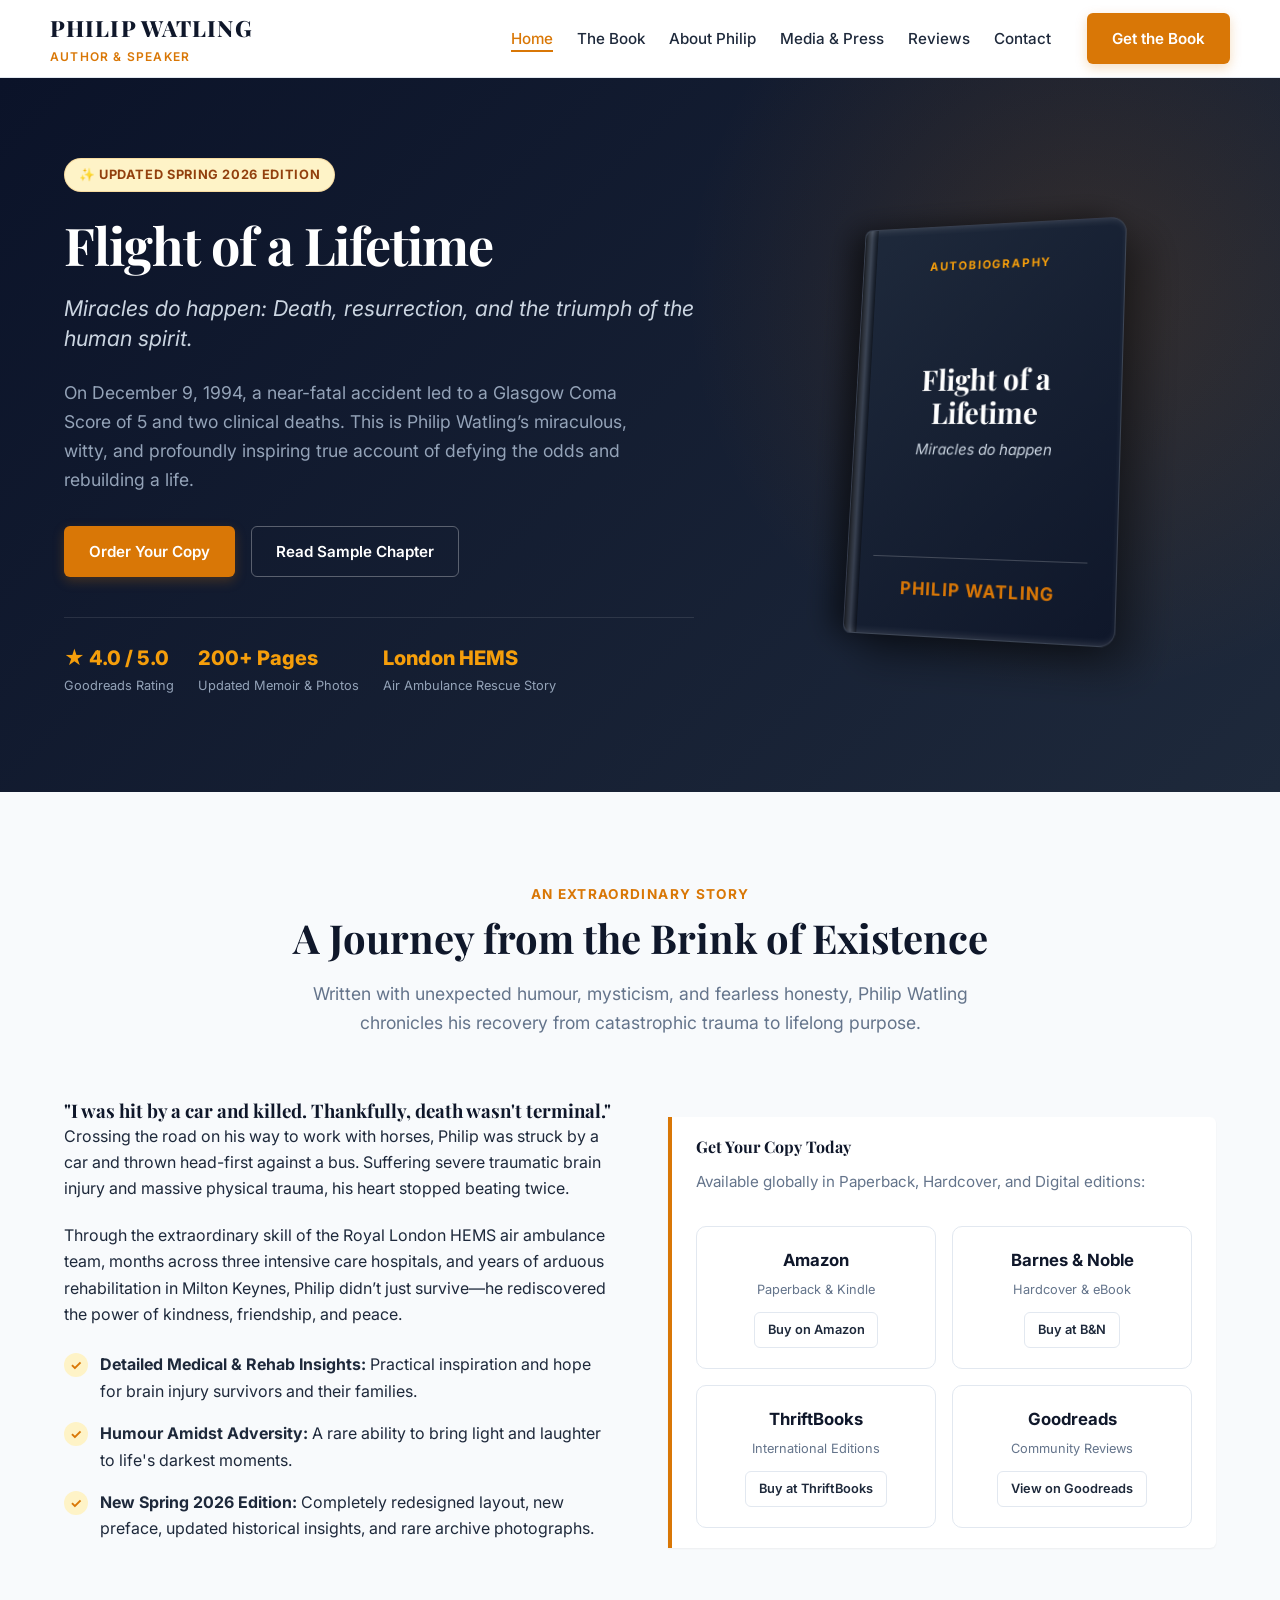
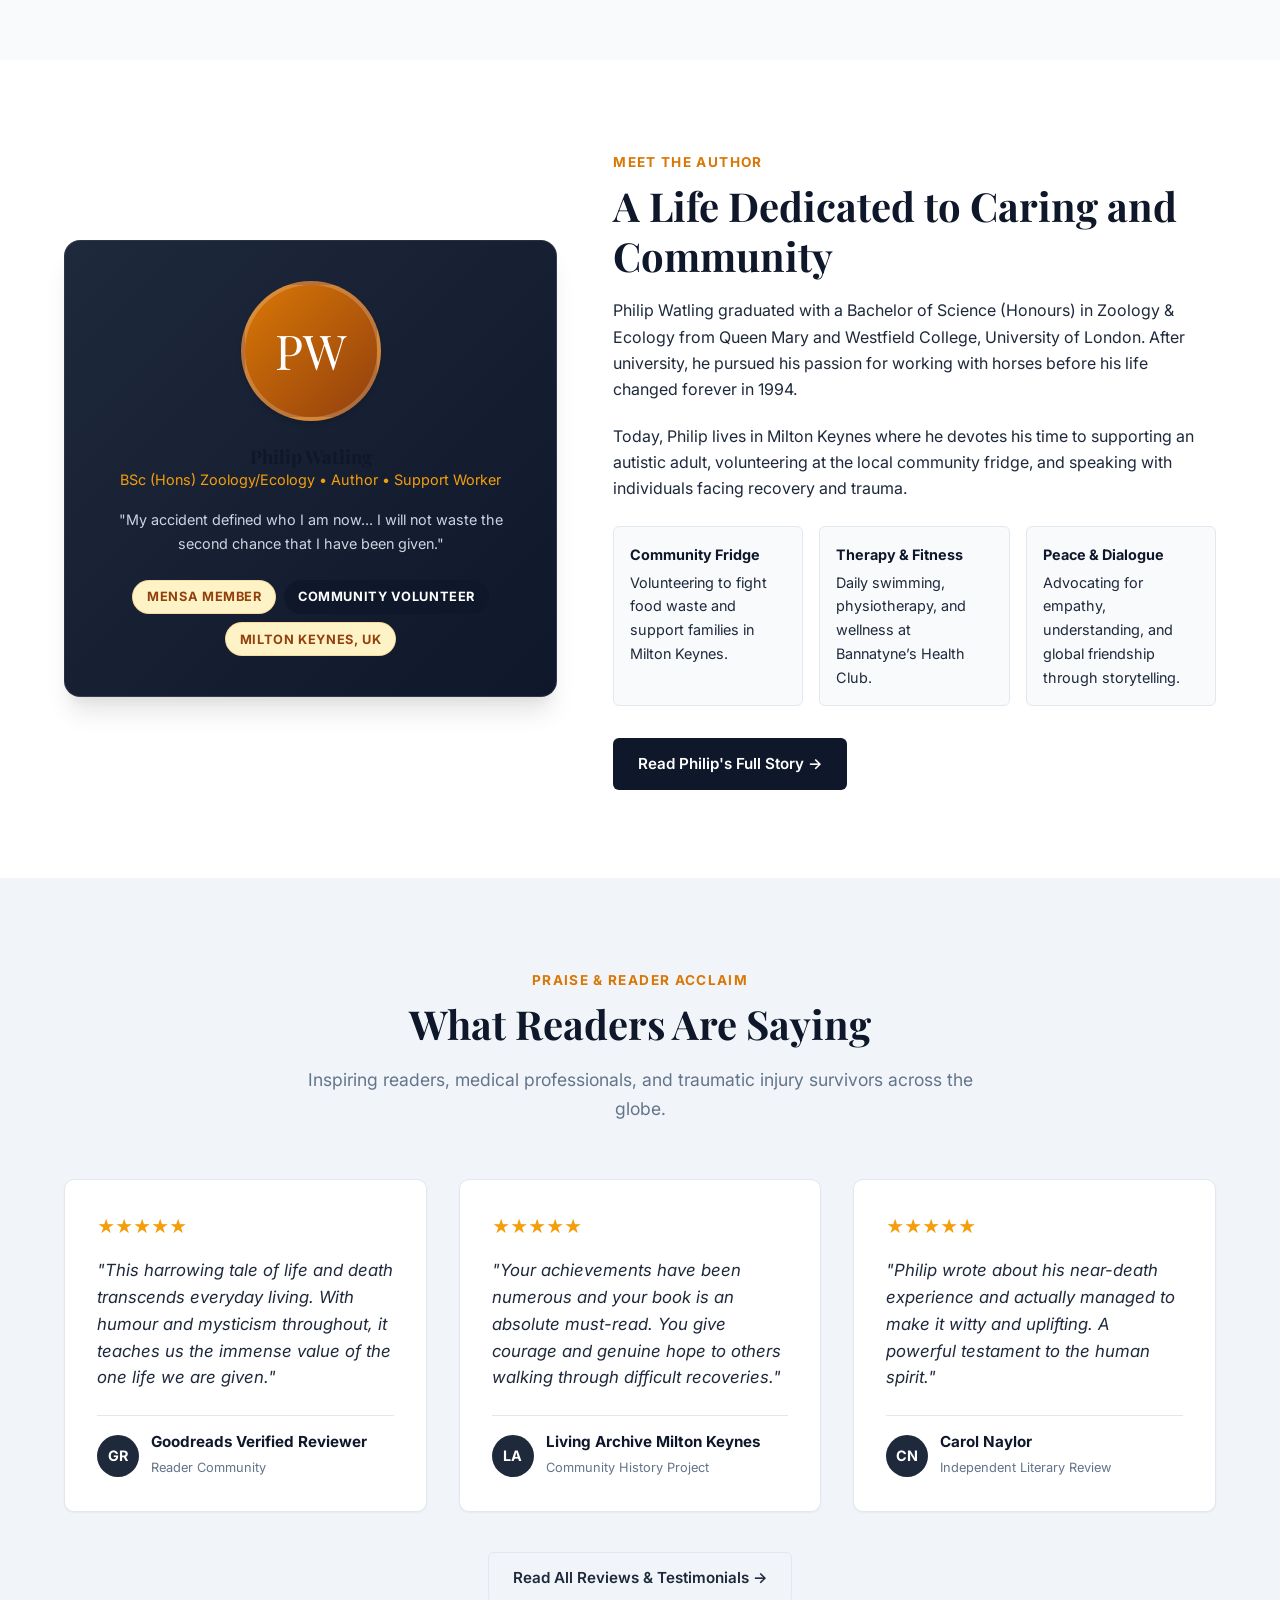
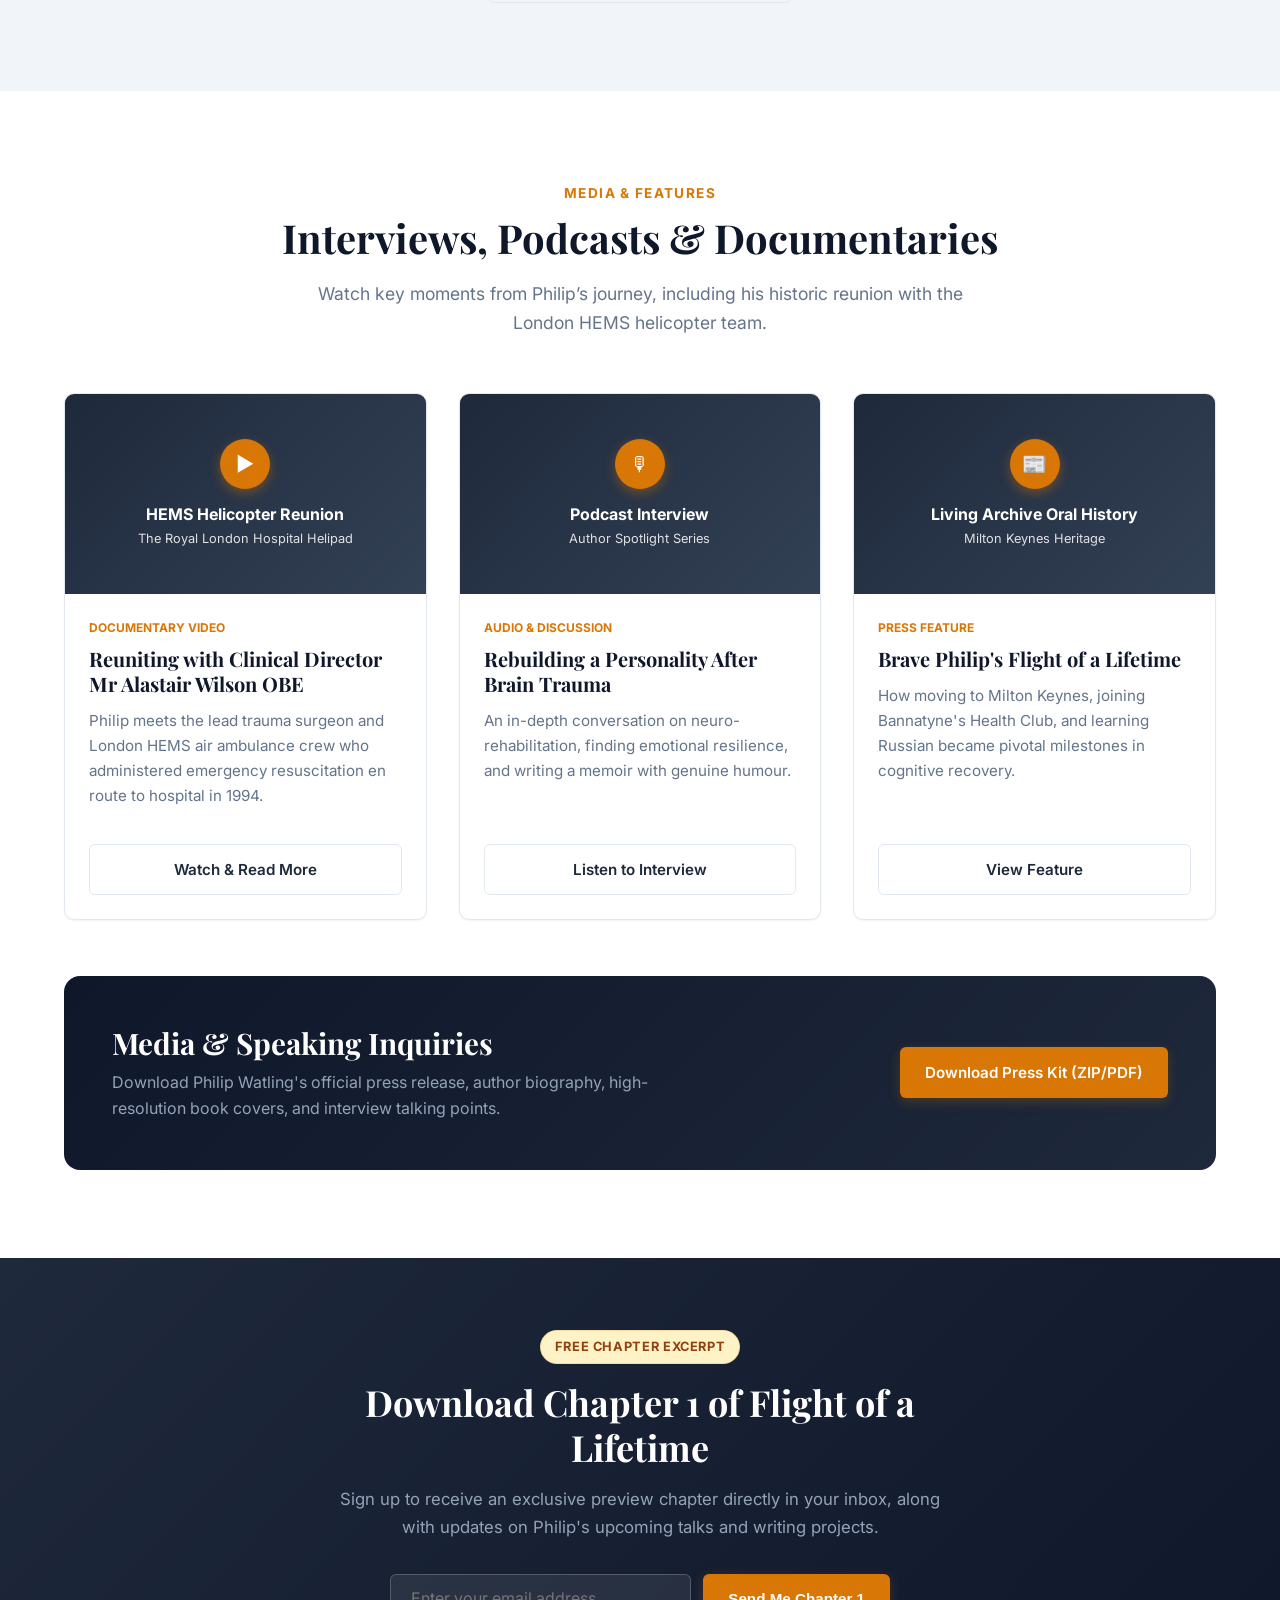
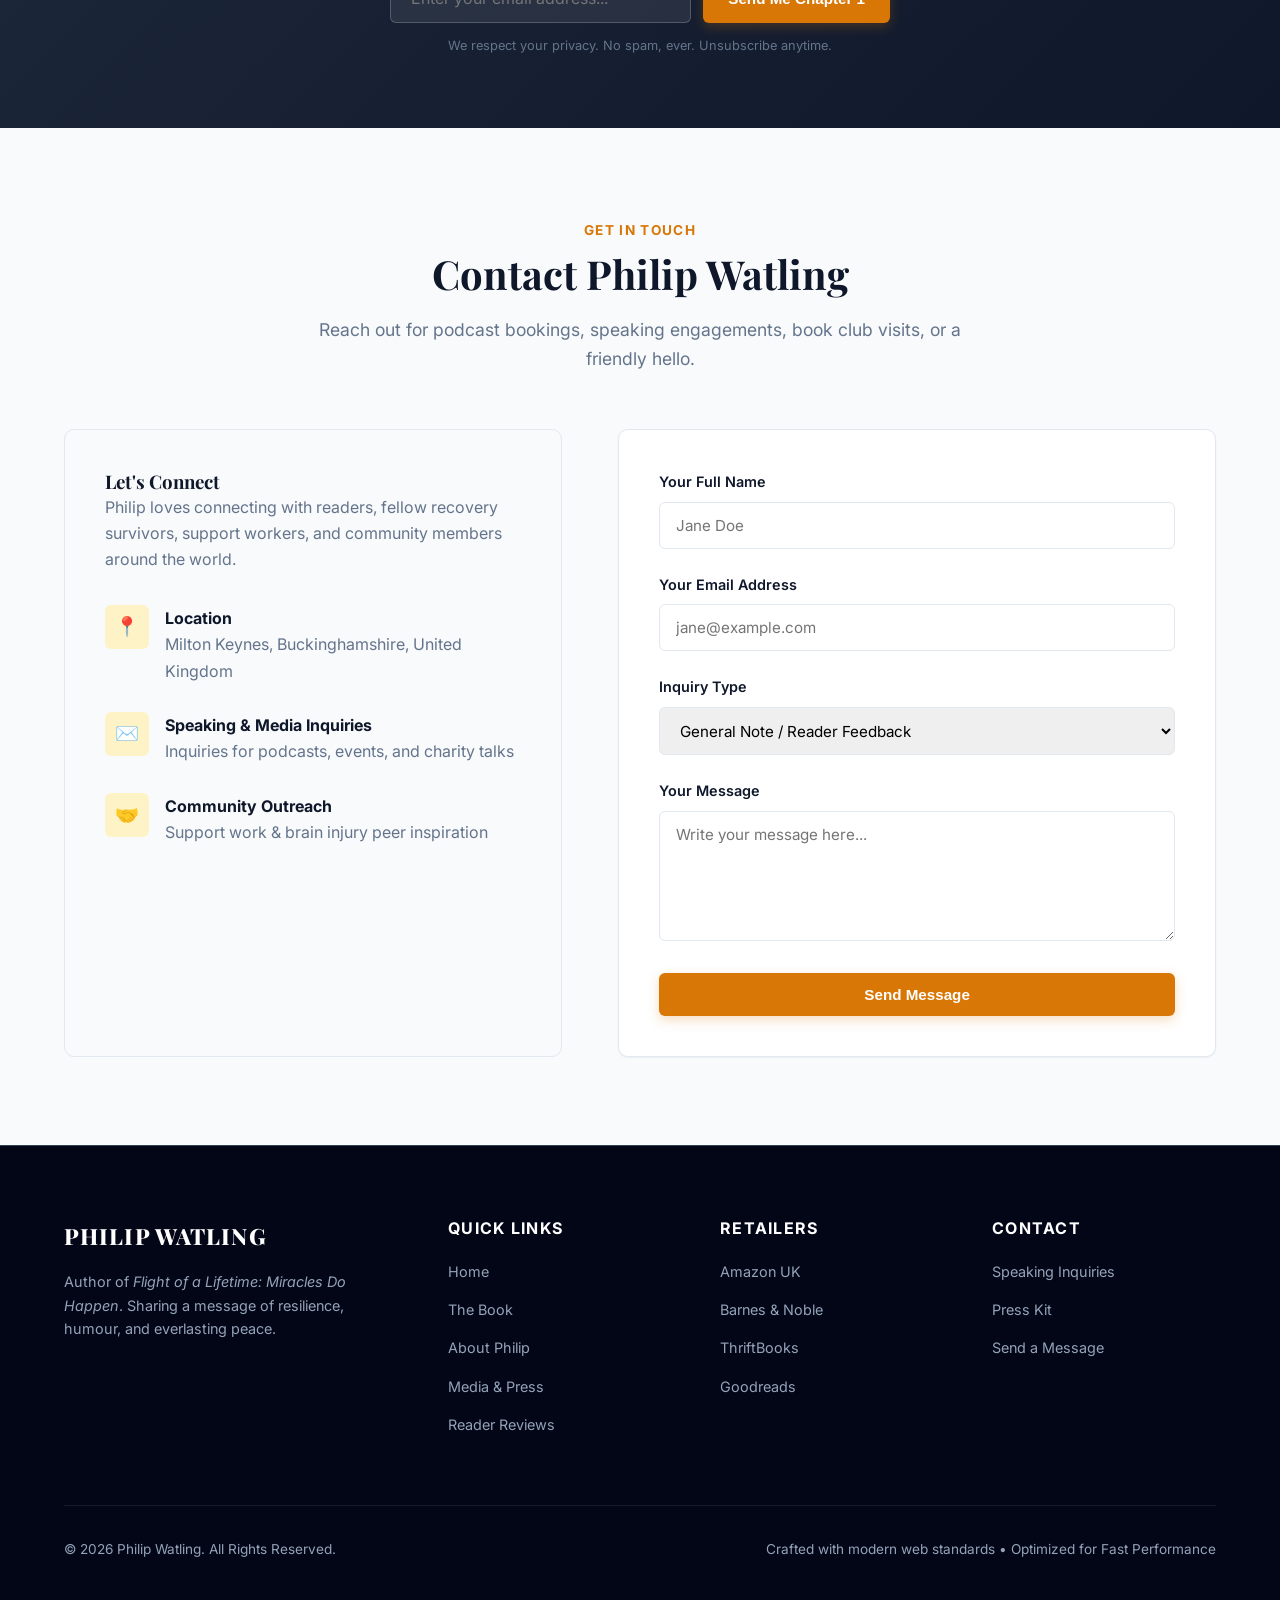
<file: index.html>
<!DOCTYPE html>
<html lang="en">
<head>
  <meta charset="UTF-8">
  <meta name="viewport" content="width=device-width, initial-scale=1.0">
  <title>Philip Watling | Author of "Flight of a Lifetime: Miracles Do Happen"</title>
  <meta name="description" content="Official website of author Philip Watling. Discover the inspiring true story of survival, near-death experience, and miraculous recovery in 'Flight of a Lifetime'.">
  <meta name="keywords" content="Philip Watling, Flight of a Lifetime, Miracles do happen, traumatic brain injury recovery, London HEMS, author, book review">
  
  <!-- Open Graph / Social Sharing -->
  <meta property="og:type" content="book">
  <meta property="og:title" content="Philip Watling | Flight of a Lifetime: Miracles Do Happen">
  <meta property="og:description" content="The harrowing and uplifting true story of surviving a fatal accident, clinically dying twice, and reclaiming life against all odds.">
  <meta property="og:url" content="https://philipwatling.com">
  <meta name="twitter:card" content="summary_large_image">

  <!-- Google Fonts -->
  <link rel="preconnect" href="https://fonts.googleapis.com">
  <link rel="preconnect" href="https://fonts.gstatic.com" crossorigin>
  <link href="https://fonts.googleapis.com/css2?family=Inter:wght@300;400;500;600;700;800&family=Playfair+Display:ital,wght@0,600;0,700;0,800;1,400;1,600&display=swap" rel="stylesheet">
  
  <!-- Main Stylesheet -->
  <link rel="stylesheet" href="css/style.css">

  <!-- JSON-LD Structured Data Schema for SEO -->
  <script type="application/ld+json">
  {
    "@context": "https://schema.org",
    "@graph": [
      {
        "@type": "Person",
        "@id": "https://philipwatling.com/#author",
        "name": "Philip Watling",
        "jobTitle": "Author & Support Worker",
        "alumniOf": "Queen Mary University of London",
        "knowsAbout": ["Traumatic Brain Injury Rehabilitation", "Inspirational Writing", "Ecology"],
        "description": "Author of Flight of a Lifetime: Miracles Do Happen and advocate for brain trauma recovery."
      },
      {
        "@type": "Book",
        "@id": "https://philipwatling.com/#book",
        "name": "Flight of a Lifetime: Miracles Do Happen",
        "author": {
          "@id": "https://philipwatling.com/#author"
        },
        "isbn": "9781739432812",
        "bookFormat": "https://schema.org/Paperback",
        "inLanguage": "en",
        "genre": ["Autobiography", "Memoir", "Inspirational", "Medical Recovery"],
        "aggregateRating": {
          "@type": "AggregateRating",
          "ratingValue": "4.0",
          "reviewCount": "12"
        }
      }
    ]
  }
  </script>
</head>
<body>

  <!-- Site Header & Navigation -->
  <header class="site-header">
    <div class="container nav-wrap">
      <a href="index.html" class="site-brand">
        <span class="brand-title">Philip Watling</span>
        <span class="brand-subtitle">Author &amp; Speaker</span>
      </a>

      <nav class="main-nav">
        <ul class="nav-links">
          <li><a href="index.html" class="nav-link active">Home</a></li>
          <li><a href="book.html" class="nav-link">The Book</a></li>
          <li><a href="about.html" class="nav-link">About Philip</a></li>
          <li><a href="media.html" class="nav-link">Media &amp; Press</a></li>
          <li><a href="reviews.html" class="nav-link">Reviews</a></li>
          <li><a href="contact.html" class="nav-link">Contact</a></li>
        </ul>
        <div class="nav-cta">
          <a href="#buy-book" class="btn btn-primary">Get the Book</a>
        </div>
        <button class="mobile-toggle" aria-label="Toggle navigation">☰</button>
      </nav>
    </div>
  </header>

  <!-- Hero Section -->
  <section class="hero-section">
    <div class="container hero-grid">
      <div class="hero-content">
        <span class="badge badge-gold">✨ Updated Spring 2026 Edition</span>
        <h1 class="hero-title">Flight of a Lifetime</h1>
        <p class="hero-subtitle">Miracles do happen: Death, resurrection, and the triumph of the human spirit.</p>
        <p class="hero-desc">
          On December 9, 1994, a near-fatal accident led to a Glasgow Coma Score of 5 and two clinical deaths. This is Philip Watling’s miraculous, witty, and profoundly inspiring true account of defying the odds and rebuilding a life.
        </p>

        <div class="hero-actions">
          <a href="#buy-book" class="btn btn-primary">Order Your Copy</a>
          <a href="#" class="btn btn-outline-white open-sample-modal">Read Sample Chapter</a>
        </div>

        <div class="hero-social-proof">
          <div class="proof-item">
            <span class="proof-number">★ 4.0 / 5.0</span>
            <span class="proof-label">Goodreads Rating</span>
          </div>
          <div class="proof-item">
            <span class="proof-number">200+ Pages</span>
            <span class="proof-label">Updated Memoir &amp; Photos</span>
          </div>
          <div class="proof-item">
            <span class="proof-number">London HEMS</span>
            <span class="proof-label">Air Ambulance Rescue Story</span>
          </div>
        </div>
      </div>

      <!-- 3D Book Showcase -->
      <div class="book-mockup-wrapper">
        <div class="book-card-3d">
          <div class="book-spine-effect"></div>
          <span class="book-tag">Autobiography</span>
          <div>
            <h2 class="book-main-title">Flight of a Lifetime</h2>
            <p class="book-sub-title">Miracles do happen</p>
          </div>
          <div class="book-author-name">Philip Watling</div>
        </div>
      </div>
    </div>
  </section>

  <!-- Key Book Highlights & Synopsis -->
  <section class="section section-bg-light" id="about-book">
    <div class="container">
      <div class="section-header">
        <span class="section-tag">An Extraordinary Story</span>
        <h2 class="section-title">A Journey from the Brink of Existence</h2>
        <p class="section-desc">
          Written with unexpected humour, mysticism, and fearless honesty, Philip Watling chronicles his recovery from catastrophic trauma to lifelong purpose.
        </p>
      </div>

      <div class="book-overview-grid">
        <div>
          <h3>"I was hit by a car and killed. Thankfully, death wasn't terminal."</h3>
          <p>
            Crossing the road on his way to work with horses, Philip was struck by a car and thrown head-first against a bus. Suffering severe traumatic brain injury and massive physical trauma, his heart stopped beating twice. 
          </p>
          <p>
            Through the extraordinary skill of the Royal London HEMS air ambulance team, months across three intensive care hospitals, and years of arduous rehabilitation in Milton Keynes, Philip didn’t just survive—he rediscovered the power of kindness, friendship, and peace.
          </p>
          <ul class="features-list">
            <li class="feature-item">
              <span class="feature-icon">✓</span>
              <div><strong>Detailed Medical &amp; Rehab Insights:</strong> Practical inspiration and hope for brain injury survivors and their families.</div>
            </li>
            <li class="feature-item">
              <span class="feature-icon">✓</span>
              <div><strong>Humour Amidst Adversity:</strong> A rare ability to bring light and laughter to life's darkest moments.</div>
            </li>
            <li class="feature-item">
              <span class="feature-icon">✓</span>
              <div><strong>New Spring 2026 Edition:</strong> Completely redesigned layout, new preface, updated historical insights, and rare archive photographs.</div>
            </li>
          </ul>
        </div>

        <div class="highlight-box" id="buy-book">
          <h4 style="margin-bottom: 0.75rem;">Get Your Copy Today</h4>
          <p style="font-size: 0.95rem; margin-bottom: 1.5rem; color: var(--text-muted); font-style: normal;">
            Available globally in Paperback, Hardcover, and Digital editions:
          </p>
          <div class="retailer-card-grid">
            <a href="https://www.amazon.co.uk" target="_blank" rel="noopener" class="retailer-box">
              <div class="retailer-name">Amazon</div>
              <div class="retailer-format">Paperback &amp; Kindle</div>
              <span class="btn btn-outline" style="padding: 0.4rem 0.8rem; font-size: 0.8rem;">Buy on Amazon</span>
            </a>
            <a href="https://www.barnesandnoble.com/w/flight-of-a-lifetime-philip-watling/1147381372" target="_blank" rel="noopener" class="retailer-box">
              <div class="retailer-name">Barnes &amp; Noble</div>
              <div class="retailer-format">Hardcover &amp; eBook</div>
              <span class="btn btn-outline" style="padding: 0.4rem 0.8rem; font-size: 0.8rem;">Buy at B&amp;N</span>
            </a>
            <a href="https://www.thriftbooks.com/w/flight-of-a-lifetime-miracles-do-happen/55525073/" target="_blank" rel="noopener" class="retailer-box">
              <div class="retailer-name">ThriftBooks</div>
              <div class="retailer-format">International Editions</div>
              <span class="btn btn-outline" style="padding: 0.4rem 0.8rem; font-size: 0.8rem;">Buy at ThriftBooks</span>
            </a>
            <a href="https://www.goodreads.com/book/show/7822923-flight-of-a-lifetime" target="_blank" rel="noopener" class="retailer-box">
              <div class="retailer-name">Goodreads</div>
              <div class="retailer-format">Community Reviews</div>
              <span class="btn btn-outline" style="padding: 0.4rem 0.8rem; font-size: 0.8rem;">View on Goodreads</span>
            </a>
          </div>
        </div>
      </div>
    </div>
  </section>

  <!-- Author Spotlight -->
  <section class="section">
    <div class="container author-grid">
      <div class="author-image-card">
        <div class="author-avatar-placeholder">PW</div>
        <h3>Philip Watling</h3>
        <p style="color: var(--accent-gold-light); font-size: 0.9rem; margin-bottom: 1rem;">BSc (Hons) Zoology/Ecology &bull; Author &bull; Support Worker</p>
        <p style="font-size: 0.9rem; color: #cbd5e1;">
          "My accident defined who I am now... I will not waste the second chance that I have been given."
        </p>
        <div class="author-badges">
          <span class="badge badge-gold">Mensa Member</span>
          <span class="badge badge-navy">Community Volunteer</span>
          <span class="badge badge-gold">Milton Keynes, UK</span>
        </div>
      </div>

      <div>
        <span class="section-tag">Meet the Author</span>
        <h2 class="section-title">A Life Dedicated to Caring and Community</h2>
        <p>
          Philip Watling graduated with a Bachelor of Science (Honours) in Zoology &amp; Ecology from Queen Mary and Westfield College, University of London. After university, he pursued his passion for working with horses before his life changed forever in 1994.
        </p>
        <p>
          Today, Philip lives in Milton Keynes where he devotes his time to supporting an autistic adult, volunteering at the local community fridge, and speaking with individuals facing recovery and trauma.
        </p>

        <div class="passions-grid">
          <div class="passion-card">
            <strong>Community Fridge</strong>
            Volunteering to fight food waste and support families in Milton Keynes.
          </div>
          <div class="passion-card">
            <strong>Therapy &amp; Fitness</strong>
            Daily swimming, physiotherapy, and wellness at Bannatyne’s Health Club.
          </div>
          <div class="passion-card">
            <strong>Peace &amp; Dialogue</strong>
            Advocating for empathy, understanding, and global friendship through storytelling.
          </div>
        </div>

        <div style="margin-top: 2rem;">
          <a href="about.html" class="btn btn-secondary">Read Philip's Full Story &rarr;</a>
        </div>
      </div>
    </div>
  </section>

  <!-- Featured Reviews -->
  <section class="section section-bg-slate">
    <div class="container">
      <div class="section-header">
        <span class="section-tag">Praise &amp; Reader Acclaim</span>
        <h2 class="section-title">What Readers Are Saying</h2>
        <p class="section-desc">Inspiring readers, medical professionals, and traumatic injury survivors across the globe.</p>
      </div>

      <div class="reviews-grid">
        <div class="review-card">
          <div>
            <div class="review-stars">★★★★★</div>
            <p class="review-quote">
              "This harrowing tale of life and death transcends everyday living. With humour and mysticism throughout, it teaches us the immense value of the one life we are given."
            </p>
          </div>
          <div class="review-author">
            <div class="reviewer-avatar">GR</div>
            <div class="reviewer-info">
              <h5>Goodreads Verified Reviewer</h5>
              <span>Reader Community</span>
            </div>
          </div>
        </div>

        <div class="review-card">
          <div>
            <div class="review-stars">★★★★★</div>
            <p class="review-quote">
              "Your achievements have been numerous and your book is an absolute must-read. You give courage and genuine hope to others walking through difficult recoveries."
            </p>
          </div>
          <div class="review-author">
            <div class="reviewer-avatar">LA</div>
            <div class="reviewer-info">
              <h5>Living Archive Milton Keynes</h5>
              <span>Community History Project</span>
            </div>
          </div>
        </div>

        <div class="review-card">
          <div>
            <div class="review-stars">★★★★★</div>
            <p class="review-quote">
              "Philip wrote about his near-death experience and actually managed to make it witty and uplifting. A powerful testament to the human spirit."
            </p>
          </div>
          <div class="review-author">
            <div class="reviewer-avatar">CN</div>
            <div class="reviewer-info">
              <h5>Carol Naylor</h5>
              <span>Independent Literary Review</span>
            </div>
          </div>
        </div>
      </div>

      <div style="text-align: center; margin-top: 2.5rem;">
        <a href="reviews.html" class="btn btn-outline">Read All Reviews &amp; Testimonials &rarr;</a>
      </div>
    </div>
  </section>

  <!-- Media Room / HEMS Helicopter Spotlight -->
  <section class="section">
    <div class="container">
      <div class="section-header">
        <span class="section-tag">Media &amp; Features</span>
        <h2 class="section-title">Interviews, Podcasts &amp; Documentaries</h2>
        <p class="section-desc">Watch key moments from Philip’s journey, including his historic reunion with the London HEMS helicopter team.</p>
      </div>

      <div class="media-grid">
        <div class="media-card">
          <div class="media-thumbnail">
            <div class="play-badge">▶</div>
            <strong>HEMS Helicopter Reunion</strong>
            <span style="font-size: 0.8rem; opacity: 0.85;">The Royal London Hospital Helipad</span>
          </div>
          <div class="media-body">
            <span class="media-tag">Documentary Video</span>
            <h4 class="media-title">Reuniting with Clinical Director Mr Alastair Wilson OBE</h4>
            <p class="media-desc">
              Philip meets the lead trauma surgeon and London HEMS air ambulance crew who administered emergency resuscitation en route to hospital in 1994.
            </p>
            <a href="media.html" class="btn btn-outline" style="margin-top: 1rem;">Watch &amp; Read More</a>
          </div>
        </div>

        <div class="media-card">
          <div class="media-thumbnail">
            <div class="play-badge">🎙</div>
            <strong>Podcast Interview</strong>
            <span style="font-size: 0.8rem; opacity: 0.85;">Author Spotlight Series</span>
          </div>
          <div class="media-body">
            <span class="media-tag">Audio &amp; Discussion</span>
            <h4 class="media-title">Rebuilding a Personality After Brain Trauma</h4>
            <p class="media-desc">
              An in-depth conversation on neuro-rehabilitation, finding emotional resilience, and writing a memoir with genuine humour.
            </p>
            <a href="media.html" class="btn btn-outline" style="margin-top: 1rem;">Listen to Interview</a>
          </div>
        </div>

        <div class="media-card">
          <div class="media-thumbnail">
            <div class="play-badge">📰</div>
            <strong>Living Archive Oral History</strong>
            <span style="font-size: 0.8rem; opacity: 0.85;">Milton Keynes Heritage</span>
          </div>
          <div class="media-body">
            <span class="media-tag">Press Feature</span>
            <h4 class="media-title">Brave Philip's Flight of a Lifetime</h4>
            <p class="media-desc">
              How moving to Milton Keynes, joining Bannatyne's Health Club, and learning Russian became pivotal milestones in cognitive recovery.
            </p>
            <a href="media.html" class="btn btn-outline" style="margin-top: 1rem;">View Feature</a>
          </div>
        </div>
      </div>

      <!-- Press Kit Banner -->
      <div class="press-banner">
        <div>
          <h3>Media &amp; Speaking Inquiries</h3>
          <p>Download Philip Watling's official press release, author biography, high-resolution book covers, and interview talking points.</p>
        </div>
        <a href="media.html#press-kit" class="btn btn-primary">Download Press Kit (ZIP/PDF)</a>
      </div>
    </div>
  </section>

  <!-- Newsletter Lead Capture -->
  <section class="newsletter-section">
    <div class="container newsletter-box">
      <span class="badge badge-gold" style="margin-bottom: 1rem;">Free Chapter Excerpt</span>
      <h2>Download Chapter 1 of Flight of a Lifetime</h2>
      <p>Sign up to receive an exclusive preview chapter directly in your inbox, along with updates on Philip's upcoming talks and writing projects.</p>
      
      <form class="newsletter-form">
        <input type="email" class="newsletter-input" placeholder="Enter your email address..." required aria-label="Email address">
        <button type="submit" class="btn btn-primary">Send Me Chapter 1</button>
      </form>
      <div class="newsletter-disclaimer">We respect your privacy. No spam, ever. Unsubscribe anytime.</div>
    </div>
  </section>

  <!-- Contact & Speaking Section -->
  <section class="section section-bg-light" id="contact">
    <div class="container">
      <div class="section-header">
        <span class="section-tag">Get in Touch</span>
        <h2 class="section-title">Contact Philip Watling</h2>
        <p class="section-desc">Reach out for podcast bookings, speaking engagements, book club visits, or a friendly hello.</p>
      </div>

      <div class="contact-grid">
        <div class="contact-info-card">
          <h3>Let's Connect</h3>
          <p style="color: var(--text-muted); margin-bottom: 2rem;">
            Philip loves connecting with readers, fellow recovery survivors, support workers, and community members around the world.
          </p>

          <div class="contact-item">
            <div class="contact-icon">📍</div>
            <div>
              <strong style="color: var(--primary-navy);">Location</strong>
              <p style="margin-bottom: 0; color: var(--text-muted);">Milton Keynes, Buckinghamshire, United Kingdom</p>
            </div>
          </div>

          <div class="contact-item">
            <div class="contact-icon">✉️</div>
            <div>
              <strong style="color: var(--primary-navy);">Speaking &amp; Media Inquiries</strong>
              <p style="margin-bottom: 0; color: var(--text-muted);">Inquiries for podcasts, events, and charity talks</p>
            </div>
          </div>

          <div class="contact-item">
            <div class="contact-icon">🤝</div>
            <div>
              <strong style="color: var(--primary-navy);">Community Outreach</strong>
              <p style="margin-bottom: 0; color: var(--text-muted);">Support work &amp; brain injury peer inspiration</p>
            </div>
          </div>
        </div>

        <form class="contact-form" id="contact-form">
          <div class="form-group">
            <label class="form-label" for="contact-name">Your Full Name</label>
            <input type="text" id="contact-name" class="form-control" placeholder="Jane Doe" required>
          </div>

          <div class="form-group">
            <label class="form-label" for="contact-email">Your Email Address</label>
            <input type="email" id="contact-email" class="form-control" placeholder="jane@example.com" required>
          </div>

          <div class="form-group">
            <label class="form-label" for="contact-subject">Inquiry Type</label>
            <select id="contact-subject" class="form-control">
              <option value="General Note">General Note / Reader Feedback</option>
              <option value="Podcast or Interview">Podcast / Media Interview Request</option>
              <option value="Speaking Engagement">Speaking Engagement / Charity Event</option>
              <option value="Book Club">Book Club Discussion</option>
            </select>
          </div>

          <div class="form-group">
            <label class="form-label" for="contact-message">Your Message</label>
            <textarea id="contact-message" class="form-control" placeholder="Write your message here..." required></textarea>
          </div>

          <button type="submit" class="btn btn-primary" style="width: 100%;">Send Message</button>
        </form>
      </div>
    </div>
  </section>

  <!-- Footer -->
  <footer class="site-footer">
    <div class="container">
      <div class="footer-grid">
        <div class="footer-brand">
          <span class="brand-title">Philip Watling</span>
          <p>
            Author of <em>Flight of a Lifetime: Miracles Do Happen</em>. Sharing a message of resilience, humour, and everlasting peace.
          </p>
        </div>

        <div>
          <h4 class="footer-heading">Quick Links</h4>
          <ul class="footer-links">
            <li><a href="index.html">Home</a></li>
            <li><a href="book.html">The Book</a></li>
            <li><a href="about.html">About Philip</a></li>
            <li><a href="media.html">Media &amp; Press</a></li>
            <li><a href="reviews.html">Reader Reviews</a></li>
          </ul>
        </div>

        <div>
          <h4 class="footer-heading">Retailers</h4>
          <ul class="footer-links">
            <li><a href="https://www.amazon.co.uk" target="_blank" rel="noopener">Amazon UK</a></li>
            <li><a href="https://www.barnesandnoble.com" target="_blank" rel="noopener">Barnes &amp; Noble</a></li>
            <li><a href="https://www.thriftbooks.com" target="_blank" rel="noopener">ThriftBooks</a></li>
            <li><a href="https://www.goodreads.com" target="_blank" rel="noopener">Goodreads</a></li>
          </ul>
        </div>

        <div>
          <h4 class="footer-heading">Contact</h4>
          <ul class="footer-links">
            <li><a href="contact.html">Speaking Inquiries</a></li>
            <li><a href="media.html#press-kit">Press Kit</a></li>
            <li><a href="contact.html">Send a Message</a></li>
          </ul>
        </div>
      </div>

      <div class="footer-bottom">
        <p>&copy; 2026 Philip Watling. All Rights Reserved.</p>
        <p>Crafted with modern web standards &bull; Optimized for Fast Performance</p>
      </div>
    </div>
  </footer>

  <!-- Sample Chapter Modal Reader -->
  <div class="modal-overlay" id="sample-chapter-modal" role="dialog" aria-modal="true">
    <div class="modal-content">
      <button class="modal-close-btn" aria-label="Close modal">&times;</button>
      <span class="badge badge-gold" style="margin-bottom: 1rem;">Book Excerpt</span>
      <h2 style="margin-bottom: 0.5rem; font-size: 2rem;">Chapter 1: The Crossing</h2>
      <p style="color: var(--text-muted); font-style: italic; margin-bottom: 2rem;">From "Flight of a Lifetime: Miracles Do Happen" by Philip Watling</p>
      
      <div style="line-height: 1.8; color: var(--text-main); font-size: 1.05rem;">
        <p>
          In December 1994, I had what most would consider the dream setup. Having completed my degree at Queen Mary and Westfield College in London, I was working with horses—a life full of vitality, physical energy, and direction.
        </p>
        <p>
          Then came the morning of December 9. Crossing the road on my routine walk to work, the world shifted in an instant. A car collided with my legs, launching me onto the bonnet and dislocating my shoulder. As the brakes locked, the momentum hurled me head-first into the side of a passing bus.
        </p>
        <p>
          My Glasgow Coma Score fell to 5. Clinically, I died. My heart stopped. But in what can only be called a miraculous intersection of rapid response from the Royal London HEMS air ambulance crew and pure tenacity, death wasn’t terminal...
        </p>
        <p>
          This book is not a tale of sorrow; it is the story of how surviving that day allowed me to rebuild my personality, discover the goodness in human community, and laugh even when circumstances seemed impossible.
        </p>
      </div>

      <div style="margin-top: 2rem; padding-top: 1.5rem; border-top: 1px solid var(--border-color); display: flex; justify-content: space-between; align-items: center; flex-wrap: wrap; gap: 1rem;">
        <div><strong>Want to read the rest?</strong> Grab your copy today.</div>
        <a href="#buy-book" class="btn btn-primary">Order the Full Book</a>
      </div>
    </div>
  </div>

  <script src="js/main.js"></script>
</body>
</html>
</file>
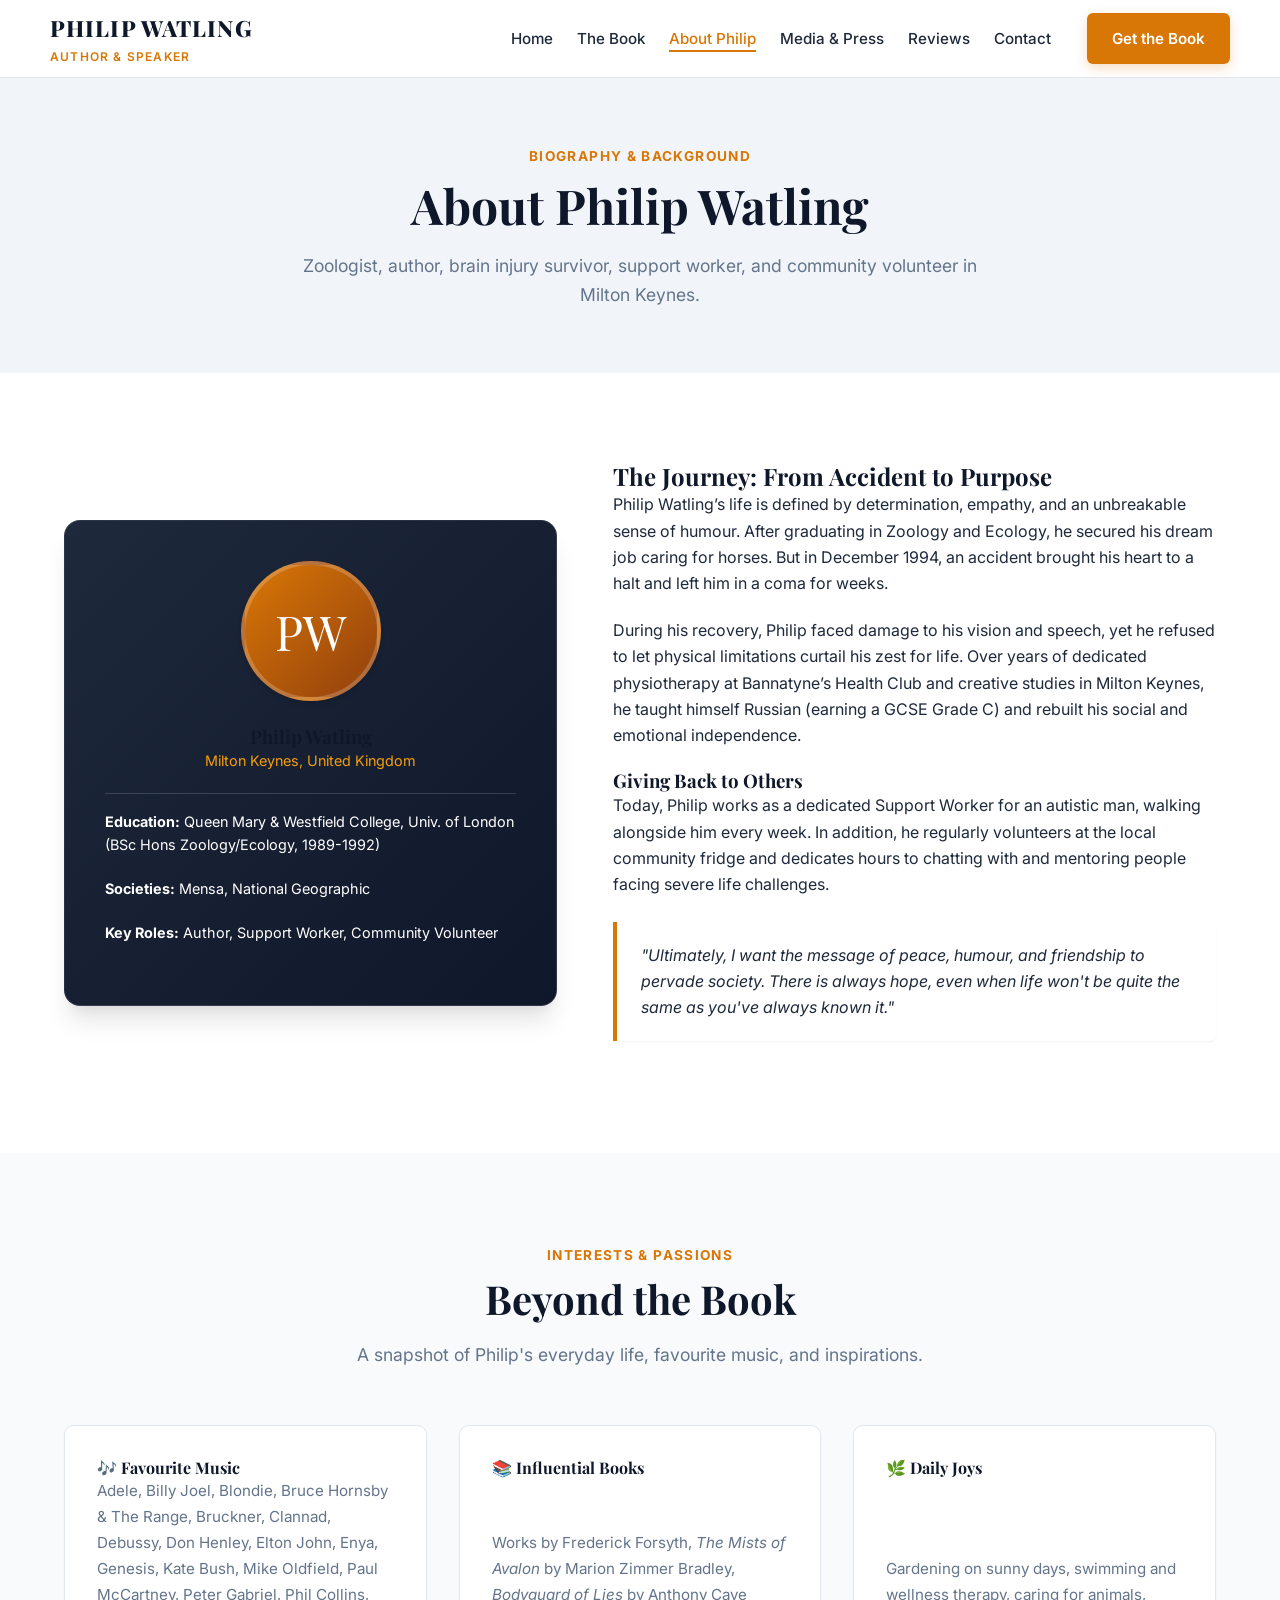
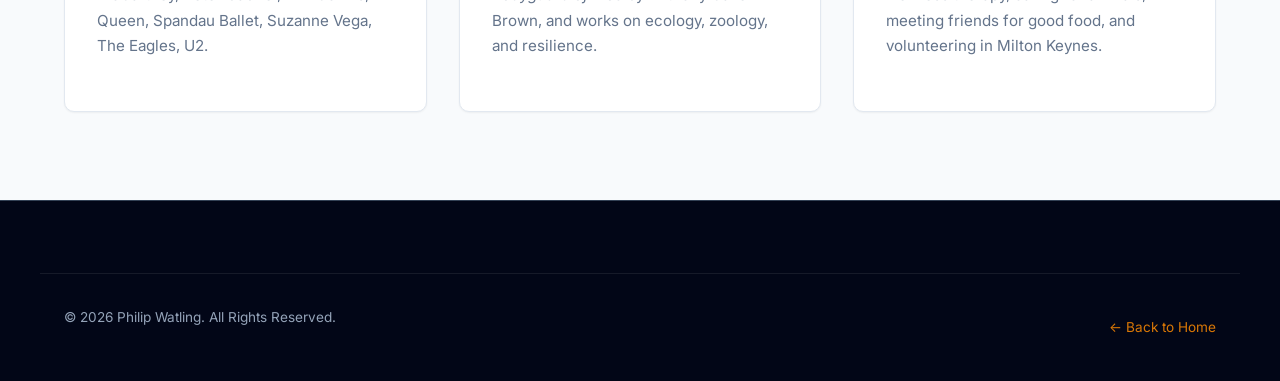
<file: about.html>
<!DOCTYPE html>
<html lang="en">
<head>
  <meta charset="UTF-8">
  <meta name="viewport" content="width=device-width, initial-scale=1.0">
  <title>About Philip Watling | Author, Support Worker, Advocate</title>
  <meta name="description" content="Learn about author Philip Watling: his education in Zoology/Ecology, near-death survival, support work, and advocacy for peace and kindness.">
  <link rel="stylesheet" href="css/style.css">
  <link href="https://fonts.googleapis.com/css2?family=Inter:wght@300;400;500;600;700;800&family=Playfair+Display:ital,wght@0,600;0,700;0,800;1,400;1,600&display=swap" rel="stylesheet">
</head>
<body>
  <header class="site-header">
    <div class="container nav-wrap">
      <a href="index.html" class="site-brand">
        <span class="brand-title">Philip Watling</span>
        <span class="brand-subtitle">Author &amp; Speaker</span>
      </a>
      <nav class="main-nav">
        <ul class="nav-links">
          <li><a href="index.html" class="nav-link">Home</a></li>
          <li><a href="book.html" class="nav-link">The Book</a></li>
          <li><a href="about.html" class="nav-link active">About Philip</a></li>
          <li><a href="media.html" class="nav-link">Media &amp; Press</a></li>
          <li><a href="reviews.html" class="nav-link">Reviews</a></li>
          <li><a href="contact.html" class="nav-link">Contact</a></li>
        </ul>
        <div class="nav-cta">
          <a href="book.html" class="btn btn-primary">Get the Book</a>
        </div>
        <button class="mobile-toggle" aria-label="Toggle navigation">☰</button>
      </nav>
    </div>
  </header>

  <section class="section section-bg-slate" style="padding: 4rem 0;">
    <div class="container">
      <div class="section-header" style="margin-bottom: 0;">
        <span class="section-tag">Biography &amp; Background</span>
        <h1 class="section-title" style="font-size: 3rem;">About Philip Watling</h1>
        <p class="section-desc">Zoologist, author, brain injury survivor, support worker, and community volunteer in Milton Keynes.</p>
      </div>
    </div>
  </section>

  <section class="section">
    <div class="container author-grid">
      <div class="author-image-card">
        <div class="author-avatar-placeholder">PW</div>
        <h3>Philip Watling</h3>
        <p style="color: var(--accent-gold-light); font-size: 0.9rem;">Milton Keynes, United Kingdom</p>
        
        <div style="border-top: 1px solid rgba(255,255,255,0.15); padding-top: 1rem; text-align: left; font-size: 0.9rem;">
          <p><strong>Education:</strong> Queen Mary &amp; Westfield College, Univ. of London (BSc Hons Zoology/Ecology, 1989-1992)</p>
          <p><strong>Societies:</strong> Mensa, National Geographic</p>
          <p><strong>Key Roles:</strong> Author, Support Worker, Community Volunteer</p>
        </div>
      </div>

      <div>
        <h2>The Journey: From Accident to Purpose</h2>
        <p>
          Philip Watling’s life is defined by determination, empathy, and an unbreakable sense of humour. After graduating in Zoology and Ecology, he secured his dream job caring for horses. But in December 1994, an accident brought his heart to a halt and left him in a coma for weeks.
        </p>
        <p>
          During his recovery, Philip faced damage to his vision and speech, yet he refused to let physical limitations curtail his zest for life. Over years of dedicated physiotherapy at Bannatyne’s Health Club and creative studies in Milton Keynes, he taught himself Russian (earning a GCSE Grade C) and rebuilt his social and emotional independence.
        </p>

        <h3>Giving Back to Others</h3>
        <p>
          Today, Philip works as a dedicated Support Worker for an autistic man, walking alongside him every week. In addition, he regularly volunteers at the local community fridge and dedicates hours to chatting with and mentoring people facing severe life challenges.
        </p>

        <div class="highlight-box">
          <p>
            "Ultimately, I want the message of peace, humour, and friendship to pervade society. There is always hope, even when life won't be quite the same as you've always known it."
          </p>
        </div>
      </div>
    </div>
  </section>

  <!-- Personal Interests Card -->
  <section class="section section-bg-light">
    <div class="container">
      <div class="section-header">
        <span class="section-tag">Interests &amp; Passions</span>
        <h2 class="section-title">Beyond the Book</h2>
        <p class="section-desc">A snapshot of Philip's everyday life, favourite music, and inspirations.</p>
      </div>

      <div class="reviews-grid">
        <div class="review-card">
          <h4>🎶 Favourite Music</h4>
          <p style="font-size: 0.95rem; color: var(--text-muted); line-height: 1.7;">
            Adele, Billy Joel, Blondie, Bruce Hornsby &amp; The Range, Bruckner, Clannad, Debussy, Don Henley, Elton John, Enya, Genesis, Kate Bush, Mike Oldfield, Paul McCartney, Peter Gabriel, Phil Collins, Queen, Spandau Ballet, Suzanne Vega, The Eagles, U2.
          </p>
        </div>

        <div class="review-card">
          <h4>📚 Influential Books</h4>
          <p style="font-size: 0.95rem; color: var(--text-muted); line-height: 1.7;">
            Works by Frederick Forsyth, <em>The Mists of Avalon</em> by Marion Zimmer Bradley, <em>Bodyguard of Lies</em> by Anthony Cave Brown, and works on ecology, zoology, and resilience.
          </p>
        </div>

        <div class="review-card">
          <h4>🌿 Daily Joys</h4>
          <p style="font-size: 0.95rem; color: var(--text-muted); line-height: 1.7;">
            Gardening on sunny days, swimming and wellness therapy, caring for animals, meeting friends for good food, and volunteering in Milton Keynes.
          </p>
        </div>
      </div>
    </div>
  </section>

  <footer class="site-footer">
    <div class="container footer-bottom">
      <p>&copy; 2026 Philip Watling. All Rights Reserved.</p>
      <a href="index.html" style="color: var(--accent-gold);">&larr; Back to Home</a>
    </div>
  </footer>

  <script src="js/main.js"></script>
</body>
</html>
</file>
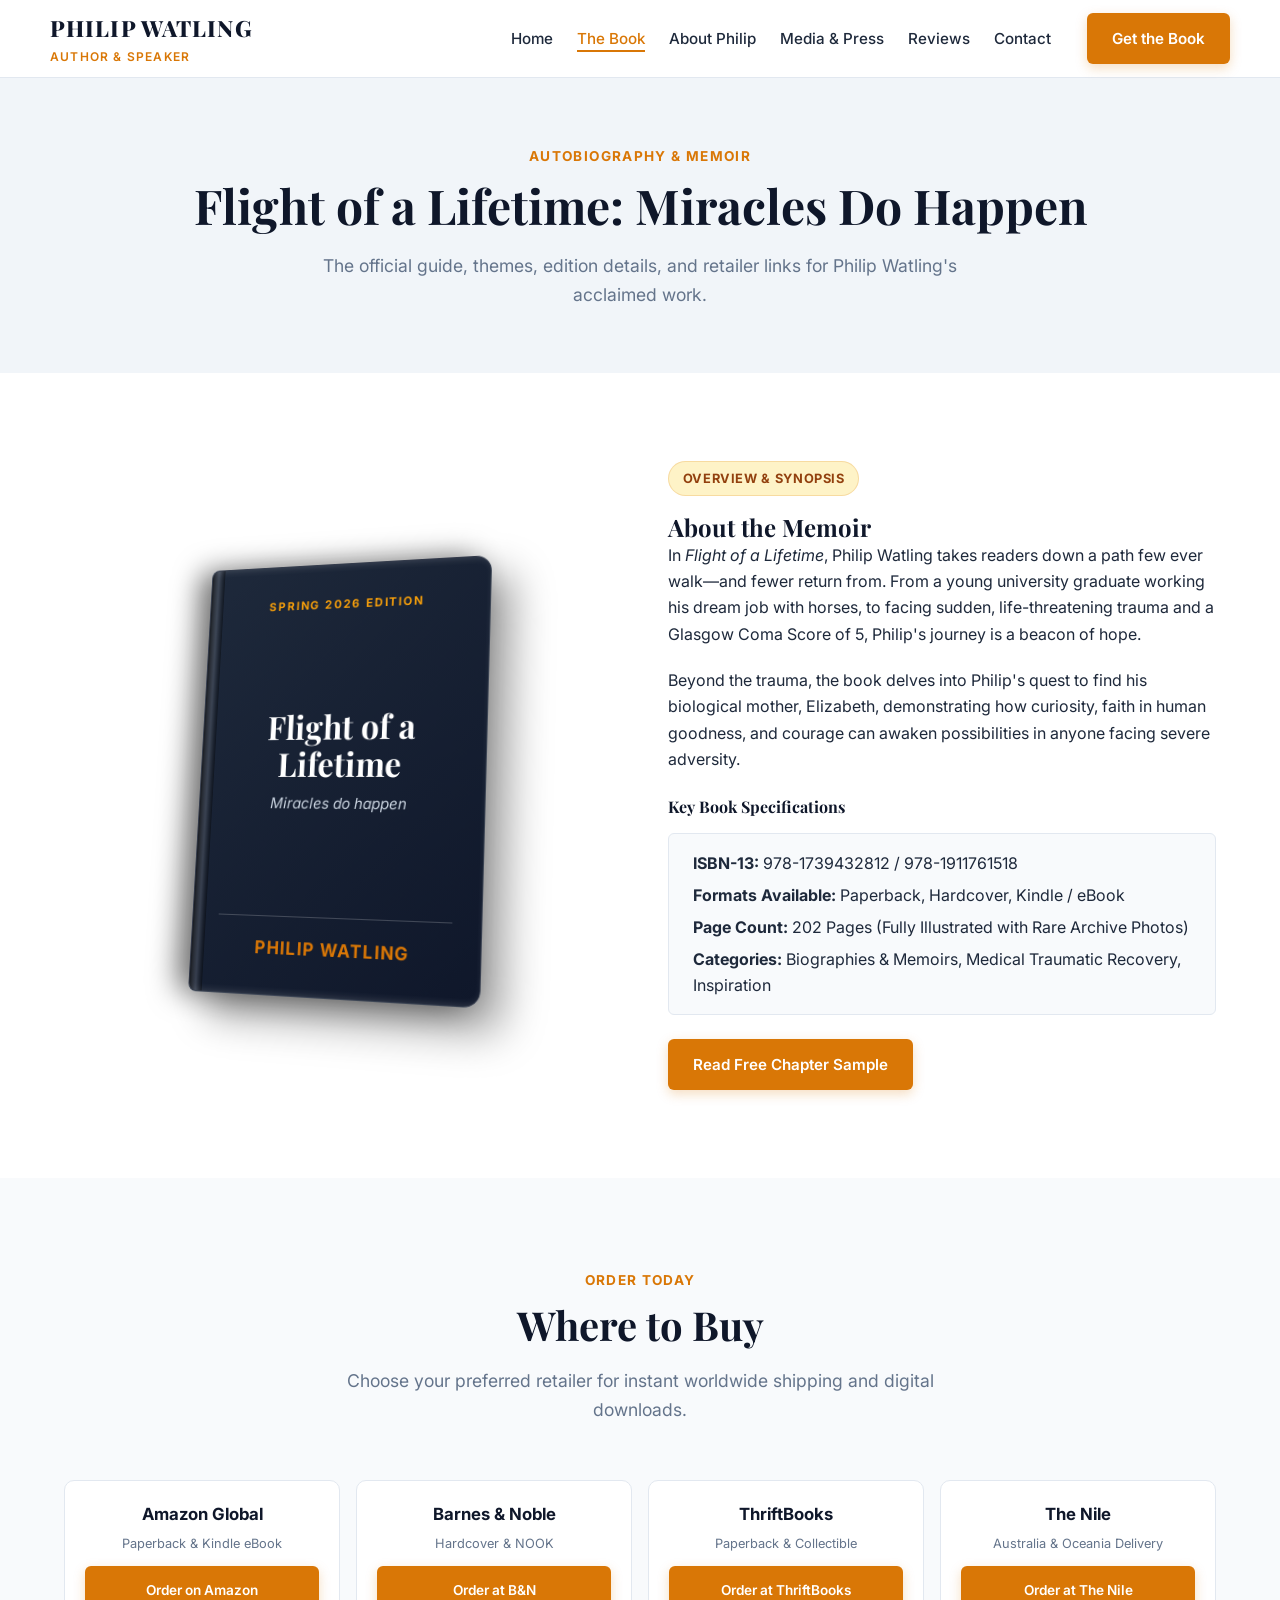
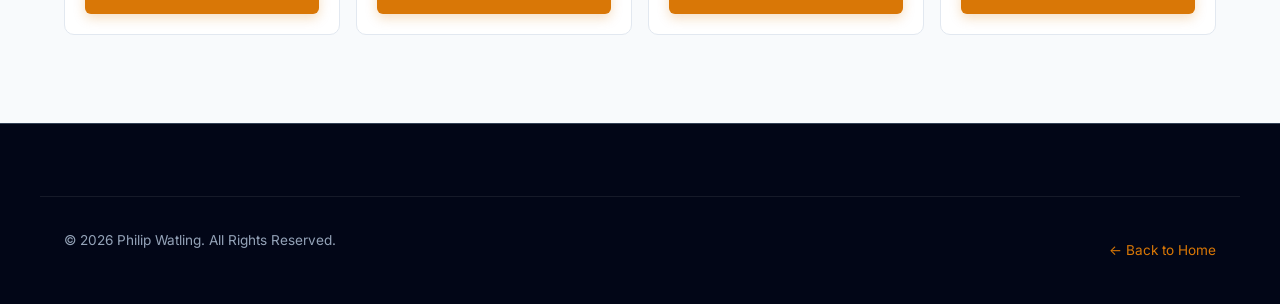
<file: book.html>
<!DOCTYPE html>
<html lang="en">
<head>
  <meta charset="UTF-8">
  <meta name="viewport" content="width=device-width, initial-scale=1.0">
  <title>The Book | Flight of a Lifetime by Philip Watling</title>
  <meta name="description" content="Explore Flight of a Lifetime: Miracles Do Happen by Philip Watling. Read synopses, key themes, retailer links, and chapter previews.">
  <link rel="stylesheet" href="css/style.css">
  <link href="https://fonts.googleapis.com/css2?family=Inter:wght@300;400;500;600;700;800&family=Playfair+Display:ital,wght@0,600;0,700;0,800;1,400;1,600&display=swap" rel="stylesheet">
</head>
<body>
  <header class="site-header">
    <div class="container nav-wrap">
      <a href="index.html" class="site-brand">
        <span class="brand-title">Philip Watling</span>
        <span class="brand-subtitle">Author &amp; Speaker</span>
      </a>
      <nav class="main-nav">
        <ul class="nav-links">
          <li><a href="index.html" class="nav-link">Home</a></li>
          <li><a href="book.html" class="nav-link active">The Book</a></li>
          <li><a href="about.html" class="nav-link">About Philip</a></li>
          <li><a href="media.html" class="nav-link">Media &amp; Press</a></li>
          <li><a href="reviews.html" class="nav-link">Reviews</a></li>
          <li><a href="contact.html" class="nav-link">Contact</a></li>
        </ul>
        <div class="nav-cta">
          <a href="#retailers" class="btn btn-primary">Get the Book</a>
        </div>
        <button class="mobile-toggle" aria-label="Toggle navigation">☰</button>
      </nav>
    </div>
  </header>

  <section class="section section-bg-slate" style="padding: 4rem 0;">
    <div class="container">
      <div class="section-header" style="margin-bottom: 0;">
        <span class="section-tag">Autobiography &amp; Memoir</span>
        <h1 class="section-title" style="font-size: 3rem;">Flight of a Lifetime: Miracles Do Happen</h1>
        <p class="section-desc">The official guide, themes, edition details, and retailer links for Philip Watling's acclaimed work.</p>
      </div>
    </div>
  </section>

  <section class="section">
    <div class="container book-overview-grid">
      <div class="book-mockup-wrapper">
        <div class="book-card-3d" style="width: 300px; height: 440px;">
          <div class="book-spine-effect"></div>
          <span class="book-tag">Spring 2026 Edition</span>
          <div>
            <h2 class="book-main-title" style="font-size: 2.1rem;">Flight of a Lifetime</h2>
            <p class="book-sub-title">Miracles do happen</p>
          </div>
          <div class="book-author-name">Philip Watling</div>
        </div>
      </div>

      <div>
        <span class="badge badge-gold" style="margin-bottom: 1rem;">Overview &amp; Synopsis</span>
        <h2>About the Memoir</h2>
        <p>
          In <em>Flight of a Lifetime</em>, Philip Watling takes readers down a path few ever walk—and fewer return from. From a young university graduate working his dream job with horses, to facing sudden, life-threatening trauma and a Glasgow Coma Score of 5, Philip's journey is a beacon of hope.
        </p>
        <p>
          Beyond the trauma, the book delves into Philip's quest to find his biological mother, Elizabeth, demonstrating how curiosity, faith in human goodness, and courage can awaken possibilities in anyone facing severe adversity.
        </p>

        <h4 style="margin-top: 1.5rem;">Key Book Specifications</h4>
        <div style="background: var(--bg-light); border: 1px solid var(--border-color); border-radius: var(--radius-sm); padding: 1rem 1.5rem; margin: 1rem 0;">
          <p style="margin-bottom: 0.35rem;"><strong>ISBN-13:</strong> 978-1739432812 / 978-1911761518</p>
          <p style="margin-bottom: 0.35rem;"><strong>Formats Available:</strong> Paperback, Hardcover, Kindle / eBook</p>
          <p style="margin-bottom: 0.35rem;"><strong>Page Count:</strong> 202 Pages (Fully Illustrated with Rare Archive Photos)</p>
          <p style="margin-bottom: 0;"><strong>Categories:</strong> Biographies &amp; Memoirs, Medical Traumatic Recovery, Inspiration</p>
        </div>

        <div style="margin-top: 1.5rem;">
          <a href="#" class="btn btn-primary open-sample-modal">Read Free Chapter Sample</a>
        </div>
      </div>
    </div>
  </section>

  <!-- Retailers Section -->
  <section class="section section-bg-light" id="retailers">
    <div class="container">
      <div class="section-header">
        <span class="section-tag">Order Today</span>
        <h2 class="section-title">Where to Buy</h2>
        <p class="section-desc">Choose your preferred retailer for instant worldwide shipping and digital downloads.</p>
      </div>

      <div class="retailer-card-grid">
        <div class="retailer-box">
          <div class="retailer-name">Amazon Global</div>
          <div class="retailer-format">Paperback &amp; Kindle eBook</div>
          <a href="https://www.amazon.co.uk" target="_blank" rel="noopener" class="btn btn-primary" style="font-size: 0.85rem; width: 100%;">Order on Amazon</a>
        </div>
        <div class="retailer-box">
          <div class="retailer-name">Barnes &amp; Noble</div>
          <div class="retailer-format">Hardcover &amp; NOOK</div>
          <a href="https://www.barnesandnoble.com/w/flight-of-a-lifetime-philip-watling/1147381372" target="_blank" rel="noopener" class="btn btn-primary" style="font-size: 0.85rem; width: 100%;">Order at B&amp;N</a>
        </div>
        <div class="retailer-box">
          <div class="retailer-name">ThriftBooks</div>
          <div class="retailer-format">Paperback &amp; Collectible</div>
          <a href="https://www.thriftbooks.com/w/flight-of-a-lifetime-miracles-do-happen/55525073/" target="_blank" rel="noopener" class="btn btn-primary" style="font-size: 0.85rem; width: 100%;">Order at ThriftBooks</a>
        </div>
        <div class="retailer-box">
          <div class="retailer-name">The Nile</div>
          <div class="retailer-format">Australia &amp; Oceania Delivery</div>
          <a href="https://www.thenile.com.au/books/philip-watling/flight-of-a-lifetime/9781739432812" target="_blank" rel="noopener" class="btn btn-primary" style="font-size: 0.85rem; width: 100%;">Order at The Nile</a>
        </div>
      </div>
    </div>
  </section>

  <footer class="site-footer">
    <div class="container footer-bottom">
      <p>&copy; 2026 Philip Watling. All Rights Reserved.</p>
      <a href="index.html" style="color: var(--accent-gold);">&larr; Back to Home</a>
    </div>
  </footer>

  <!-- Modal -->
  <div class="modal-overlay" id="sample-chapter-modal" role="dialog" aria-modal="true">
    <div class="modal-content">
      <button class="modal-close-btn" aria-label="Close modal">&times;</button>
      <span class="badge badge-gold" style="margin-bottom: 1rem;">Excerpt</span>
      <h2>Chapter 1 Preview</h2>
      <p>Crossing the road on the way to work, a car smashed into his legs causing him to fall on the bonnet and dislocate his shoulder. As the car braked he bounced off it, cracking his head against the side of a bus causing a massive head injury and his heart to stop beating... he died... for a few seconds. Fortunately death wasn't terminal...</p>
      <a href="#retailers" class="btn btn-primary" style="margin-top: 1rem;">Order the Full Book</a>
    </div>
  </div>

  <script src="js/main.js"></script>
</body>
</html>
</file>
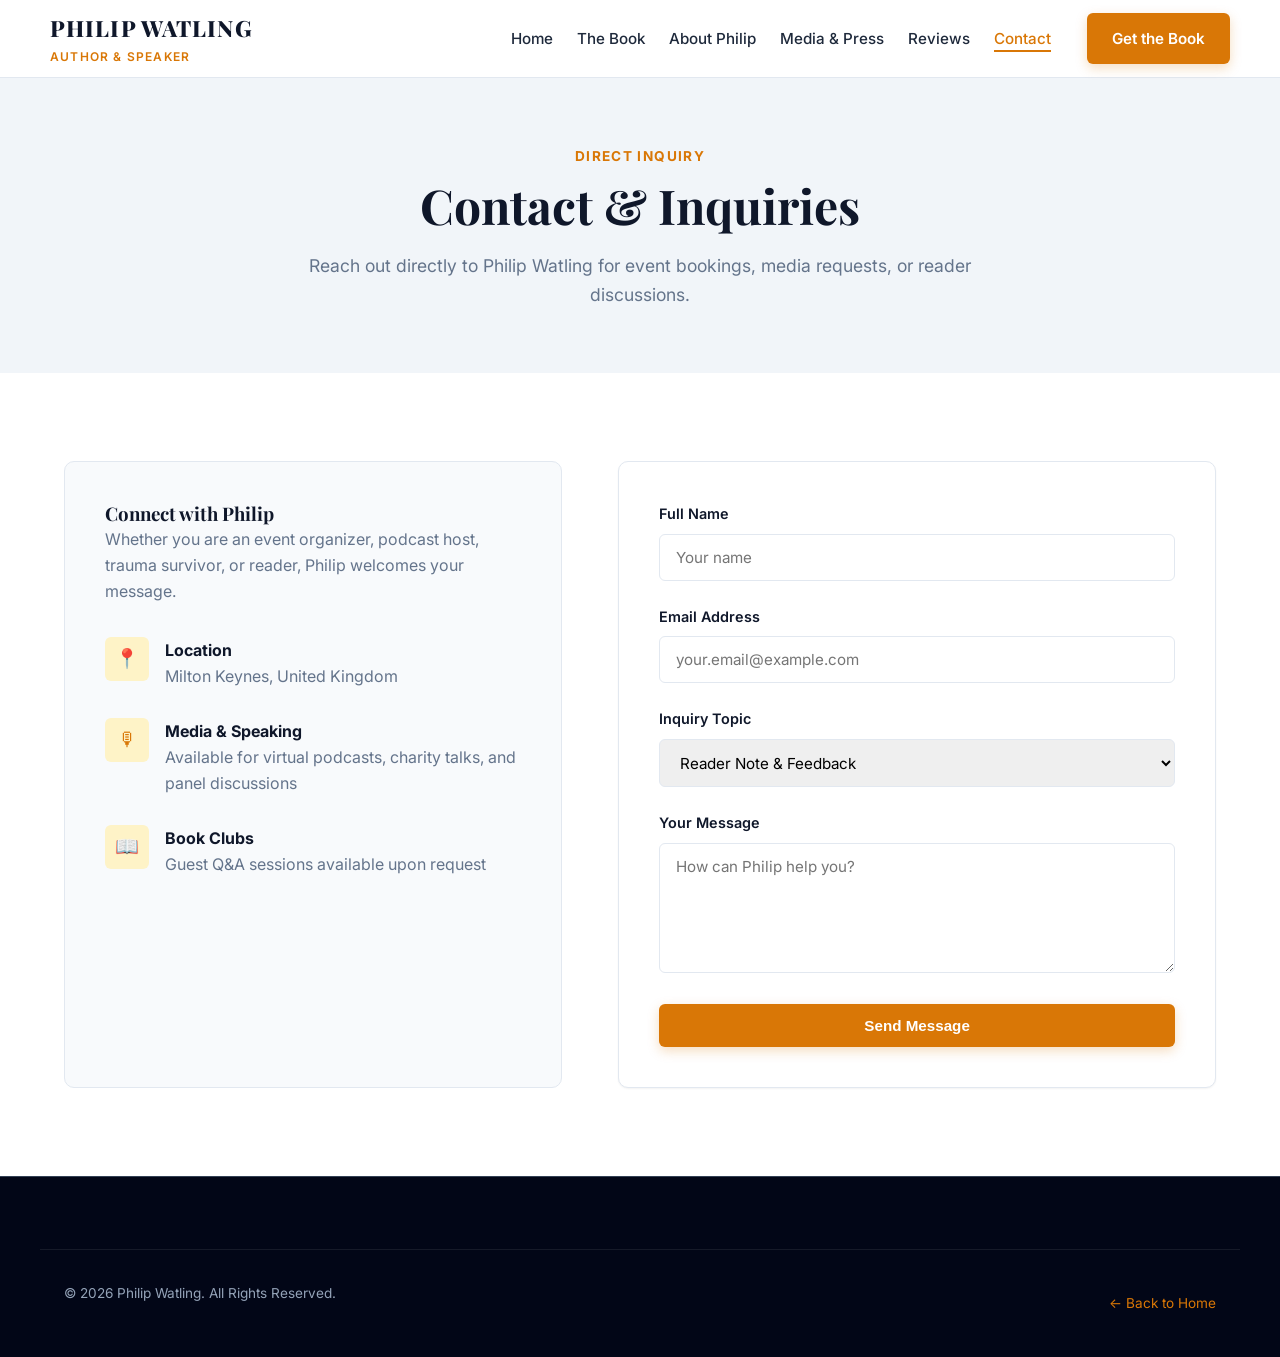
<file: contact.html>
<!DOCTYPE html>
<html lang="en">
<head>
  <meta charset="UTF-8">
  <meta name="viewport" content="width=device-width, initial-scale=1.0">
  <title>Contact &amp; Bookings | Philip Watling</title>
  <meta name="description" content="Get in touch with author Philip Watling for interviews, speaking engagements, and reader inquiries.">
  <link rel="stylesheet" href="css/style.css">
  <link href="https://fonts.googleapis.com/css2?family=Inter:wght@300;400;500;600;700;800&family=Playfair+Display:ital,wght@0,600;0,700;0,800;1,400;1,600&display=swap" rel="stylesheet">
</head>
<body>
  <header class="site-header">
    <div class="container nav-wrap">
      <a href="index.html" class="site-brand">
        <span class="brand-title">Philip Watling</span>
        <span class="brand-subtitle">Author &amp; Speaker</span>
      </a>
      <nav class="main-nav">
        <ul class="nav-links">
          <li><a href="index.html" class="nav-link">Home</a></li>
          <li><a href="book.html" class="nav-link">The Book</a></li>
          <li><a href="about.html" class="nav-link">About Philip</a></li>
          <li><a href="media.html" class="nav-link">Media &amp; Press</a></li>
          <li><a href="reviews.html" class="nav-link">Reviews</a></li>
          <li><a href="contact.html" class="nav-link active">Contact</a></li>
        </ul>
        <div class="nav-cta">
          <a href="book.html#retailers" class="btn btn-primary">Get the Book</a>
        </div>
        <button class="mobile-toggle" aria-label="Toggle navigation">☰</button>
      </nav>
    </div>
  </header>

  <section class="section section-bg-slate" style="padding: 4rem 0;">
    <div class="container">
      <div class="section-header" style="margin-bottom: 0;">
        <span class="section-tag">Direct Inquiry</span>
        <h1 class="section-title" style="font-size: 3rem;">Contact &amp; Inquiries</h1>
        <p class="section-desc">Reach out directly to Philip Watling for event bookings, media requests, or reader discussions.</p>
      </div>
    </div>
  </section>

  <section class="section">
    <div class="container contact-grid">
      <div class="contact-info-card">
        <h3>Connect with Philip</h3>
        <p style="color: var(--text-muted); margin-bottom: 2rem;">
          Whether you are an event organizer, podcast host, trauma survivor, or reader, Philip welcomes your message.
        </p>

        <div class="contact-item">
          <div class="contact-icon">📍</div>
          <div>
            <strong style="color: var(--primary-navy);">Location</strong>
            <p style="margin-bottom: 0; color: var(--text-muted);">Milton Keynes, United Kingdom</p>
          </div>
        </div>

        <div class="contact-item">
          <div class="contact-icon">🎙</div>
          <div>
            <strong style="color: var(--primary-navy);">Media &amp; Speaking</strong>
            <p style="margin-bottom: 0; color: var(--text-muted);">Available for virtual podcasts, charity talks, and panel discussions</p>
          </div>
        </div>

        <div class="contact-item">
          <div class="contact-icon">📖</div>
          <div>
            <strong style="color: var(--primary-navy);">Book Clubs</strong>
            <p style="margin-bottom: 0; color: var(--text-muted);">Guest Q&amp;A sessions available upon request</p>
          </div>
        </div>
      </div>

      <form class="contact-form" id="contact-form">
        <div class="form-group">
          <label class="form-label" for="c-name">Full Name</label>
          <input type="text" id="c-name" class="form-control" placeholder="Your name" required>
        </div>

        <div class="form-group">
          <label class="form-label" for="c-email">Email Address</label>
          <input type="email" id="c-email" class="form-control" placeholder="your.email@example.com" required>
        </div>

        <div class="form-group">
          <label class="form-label" for="c-type">Inquiry Topic</label>
          <select id="c-type" class="form-control">
            <option>Reader Note &amp; Feedback</option>
            <option>Podcast / Media Interview</option>
            <option>Charity / Speaking Engagement</option>
            <option>Book Club Visit</option>
          </select>
        </div>

        <div class="form-group">
          <label class="form-label" for="c-msg">Your Message</label>
          <textarea id="c-msg" class="form-control" placeholder="How can Philip help you?" required></textarea>
        </div>

        <button type="submit" class="btn btn-primary" style="width: 100%;">Send Message</button>
      </form>
    </div>
  </section>

  <footer class="site-footer">
    <div class="container footer-bottom">
      <p>&copy; 2026 Philip Watling. All Rights Reserved.</p>
      <a href="index.html" style="color: var(--accent-gold);">&larr; Back to Home</a>
    </div>
  </footer>

  <script src="js/main.js"></script>
</body>
</html>
</file>
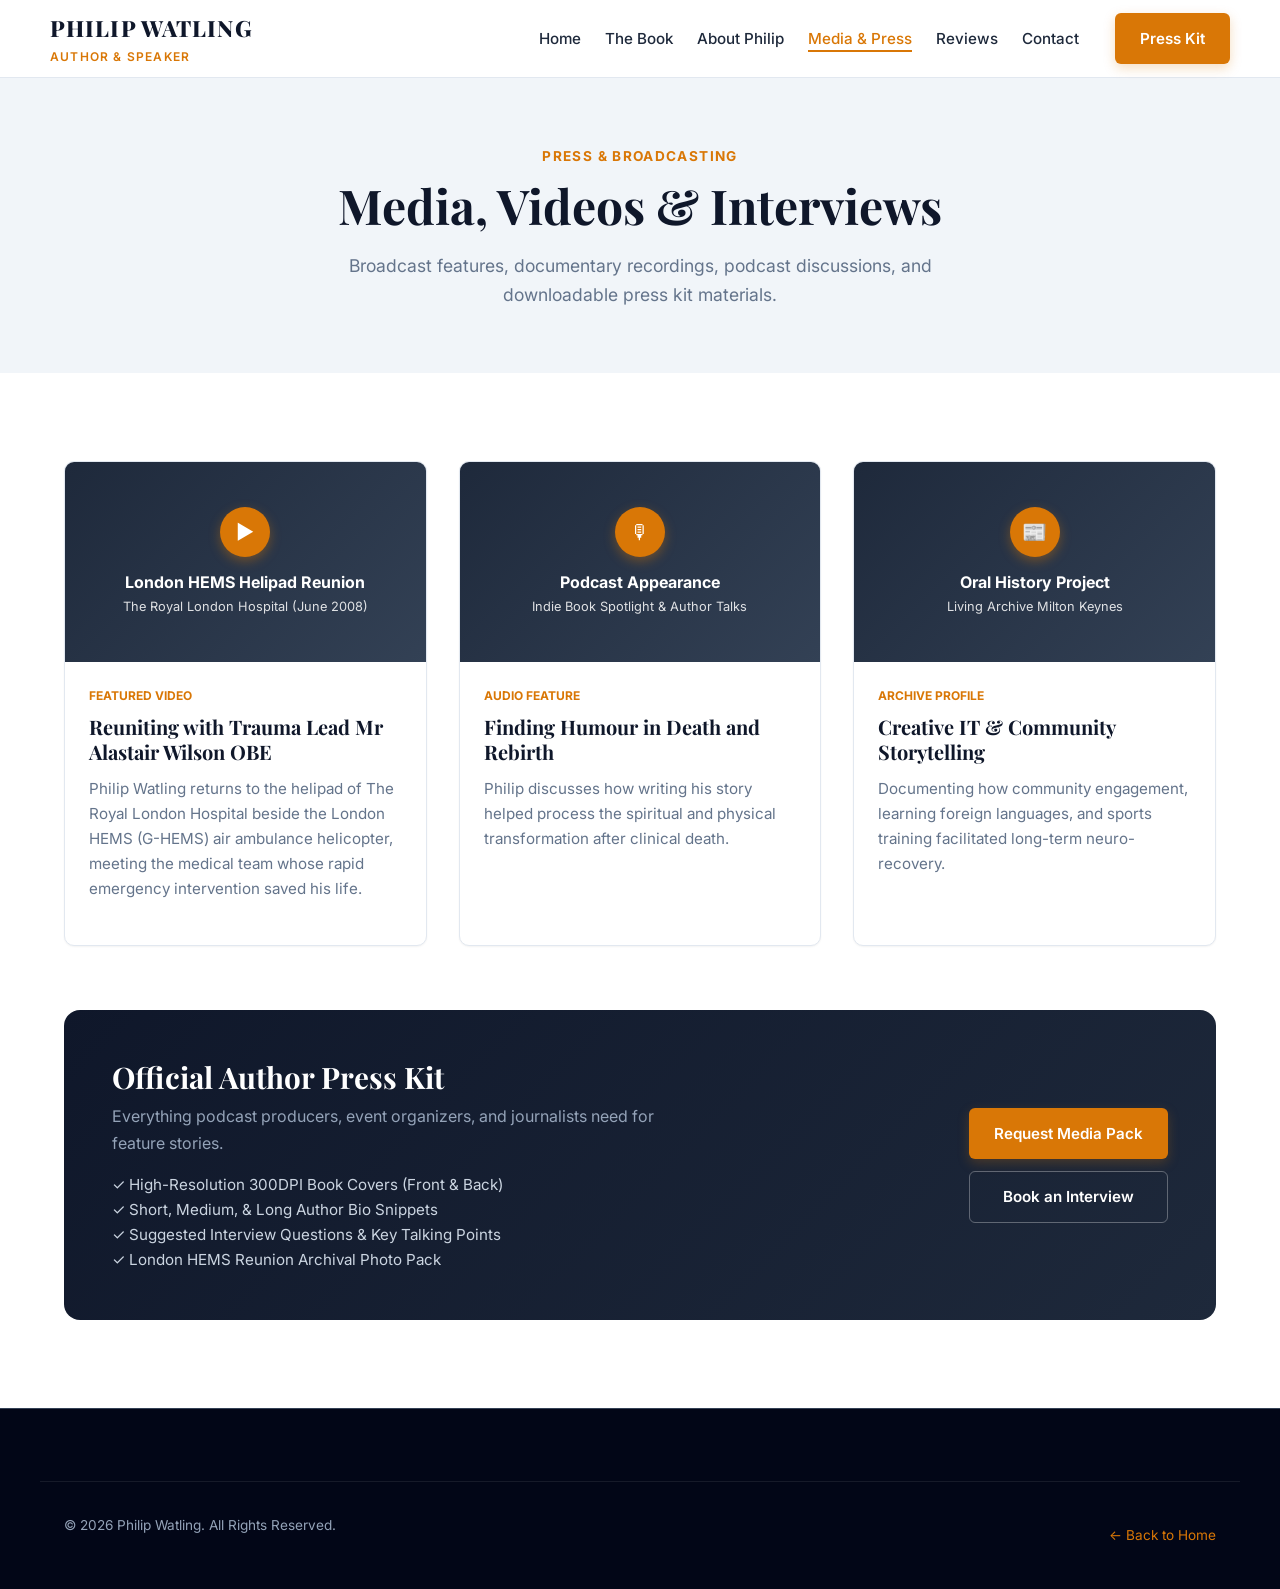
<file: media.html>
<!DOCTYPE html>
<html lang="en">
<head>
  <meta charset="UTF-8">
  <meta name="viewport" content="width=device-width, initial-scale=1.0">
  <title>Media &amp; Press Kit | Philip Watling</title>
  <meta name="description" content="Press kit, interviews, documentary video, and media assets for author Philip Watling and Flight of a Lifetime.">
  <link rel="stylesheet" href="css/style.css">
  <link href="https://fonts.googleapis.com/css2?family=Inter:wght@300;400;500;600;700;800&family=Playfair+Display:ital,wght@0,600;0,700;0,800;1,400;1,600&display=swap" rel="stylesheet">
</head>
<body>
  <header class="site-header">
    <div class="container nav-wrap">
      <a href="index.html" class="site-brand">
        <span class="brand-title">Philip Watling</span>
        <span class="brand-subtitle">Author &amp; Speaker</span>
      </a>
      <nav class="main-nav">
        <ul class="nav-links">
          <li><a href="index.html" class="nav-link">Home</a></li>
          <li><a href="book.html" class="nav-link">The Book</a></li>
          <li><a href="about.html" class="nav-link">About Philip</a></li>
          <li><a href="media.html" class="nav-link active">Media &amp; Press</a></li>
          <li><a href="reviews.html" class="nav-link">Reviews</a></li>
          <li><a href="contact.html" class="nav-link">Contact</a></li>
        </ul>
        <div class="nav-cta">
          <a href="#press-kit" class="btn btn-primary">Press Kit</a>
        </div>
        <button class="mobile-toggle" aria-label="Toggle navigation">☰</button>
      </nav>
    </div>
  </header>

  <section class="section section-bg-slate" style="padding: 4rem 0;">
    <div class="container">
      <div class="section-header" style="margin-bottom: 0;">
        <span class="section-tag">Press &amp; Broadcasting</span>
        <h1 class="section-title" style="font-size: 3rem;">Media, Videos &amp; Interviews</h1>
        <p class="section-desc">Broadcast features, documentary recordings, podcast discussions, and downloadable press kit materials.</p>
      </div>
    </div>
  </section>

  <section class="section">
    <div class="container">
      <div class="media-grid">
        <div class="media-card">
          <div class="media-thumbnail">
            <div class="play-badge">▶</div>
            <strong>London HEMS Helipad Reunion</strong>
            <span style="font-size: 0.8rem; opacity: 0.85;">The Royal London Hospital (June 2008)</span>
          </div>
          <div class="media-body">
            <span class="media-tag">Featured Video</span>
            <h4 class="media-title">Reuniting with Trauma Lead Mr Alastair Wilson OBE</h4>
            <p class="media-desc">
              Philip Watling returns to the helipad of The Royal London Hospital beside the London HEMS (G-HEMS) air ambulance helicopter, meeting the medical team whose rapid emergency intervention saved his life.
            </p>
          </div>
        </div>

        <div class="media-card">
          <div class="media-thumbnail">
            <div class="play-badge">🎙</div>
            <strong>Podcast Appearance</strong>
            <span style="font-size: 0.8rem; opacity: 0.85;">Indie Book Spotlight &amp; Author Talks</span>
          </div>
          <div class="media-body">
            <span class="media-tag">Audio Feature</span>
            <h4 class="media-title">Finding Humour in Death and Rebirth</h4>
            <p class="media-desc">
              Philip discusses how writing his story helped process the spiritual and physical transformation after clinical death.
            </p>
          </div>
        </div>

        <div class="media-card">
          <div class="media-thumbnail">
            <div class="play-badge">📰</div>
            <strong>Oral History Project</strong>
            <span style="font-size: 0.8rem; opacity: 0.85;">Living Archive Milton Keynes</span>
          </div>
          <div class="media-body">
            <span class="media-tag">Archive Profile</span>
            <h4 class="media-title">Creative IT &amp; Community Storytelling</h4>
            <p class="media-desc">
              Documenting how community engagement, learning foreign languages, and sports training facilitated long-term neuro-recovery.
            </p>
          </div>
        </div>
      </div>

      <!-- Press Kit Asset Box -->
      <div class="press-banner" id="press-kit" style="margin-top: 4rem;">
        <div>
          <h3>Official Author Press Kit</h3>
          <p>Everything podcast producers, event organizers, and journalists need for feature stories.</p>
          <ul style="list-style: none; margin-top: 1rem; color: #cbd5e1; font-size: 0.95rem;">
            <li>✓ High-Resolution 300DPI Book Covers (Front &amp; Back)</li>
            <li>✓ Short, Medium, &amp; Long Author Bio Snippets</li>
            <li>✓ Suggested Interview Questions &amp; Key Talking Points</li>
            <li>✓ London HEMS Reunion Archival Photo Pack</li>
          </ul>
        </div>
        <div>
          <a href="contact.html?inquiry=press" class="btn btn-primary" style="display: block; margin-bottom: 0.75rem; text-align: center;">Request Media Pack</a>
          <a href="contact.html" class="btn btn-outline-white" style="display: block; text-align: center;">Book an Interview</a>
        </div>
      </div>
    </div>
  </section>

  <footer class="site-footer">
    <div class="container footer-bottom">
      <p>&copy; 2026 Philip Watling. All Rights Reserved.</p>
      <a href="index.html" style="color: var(--accent-gold);">&larr; Back to Home</a>
    </div>
  </footer>

  <script src="js/main.js"></script>
</body>
</html>
</file>
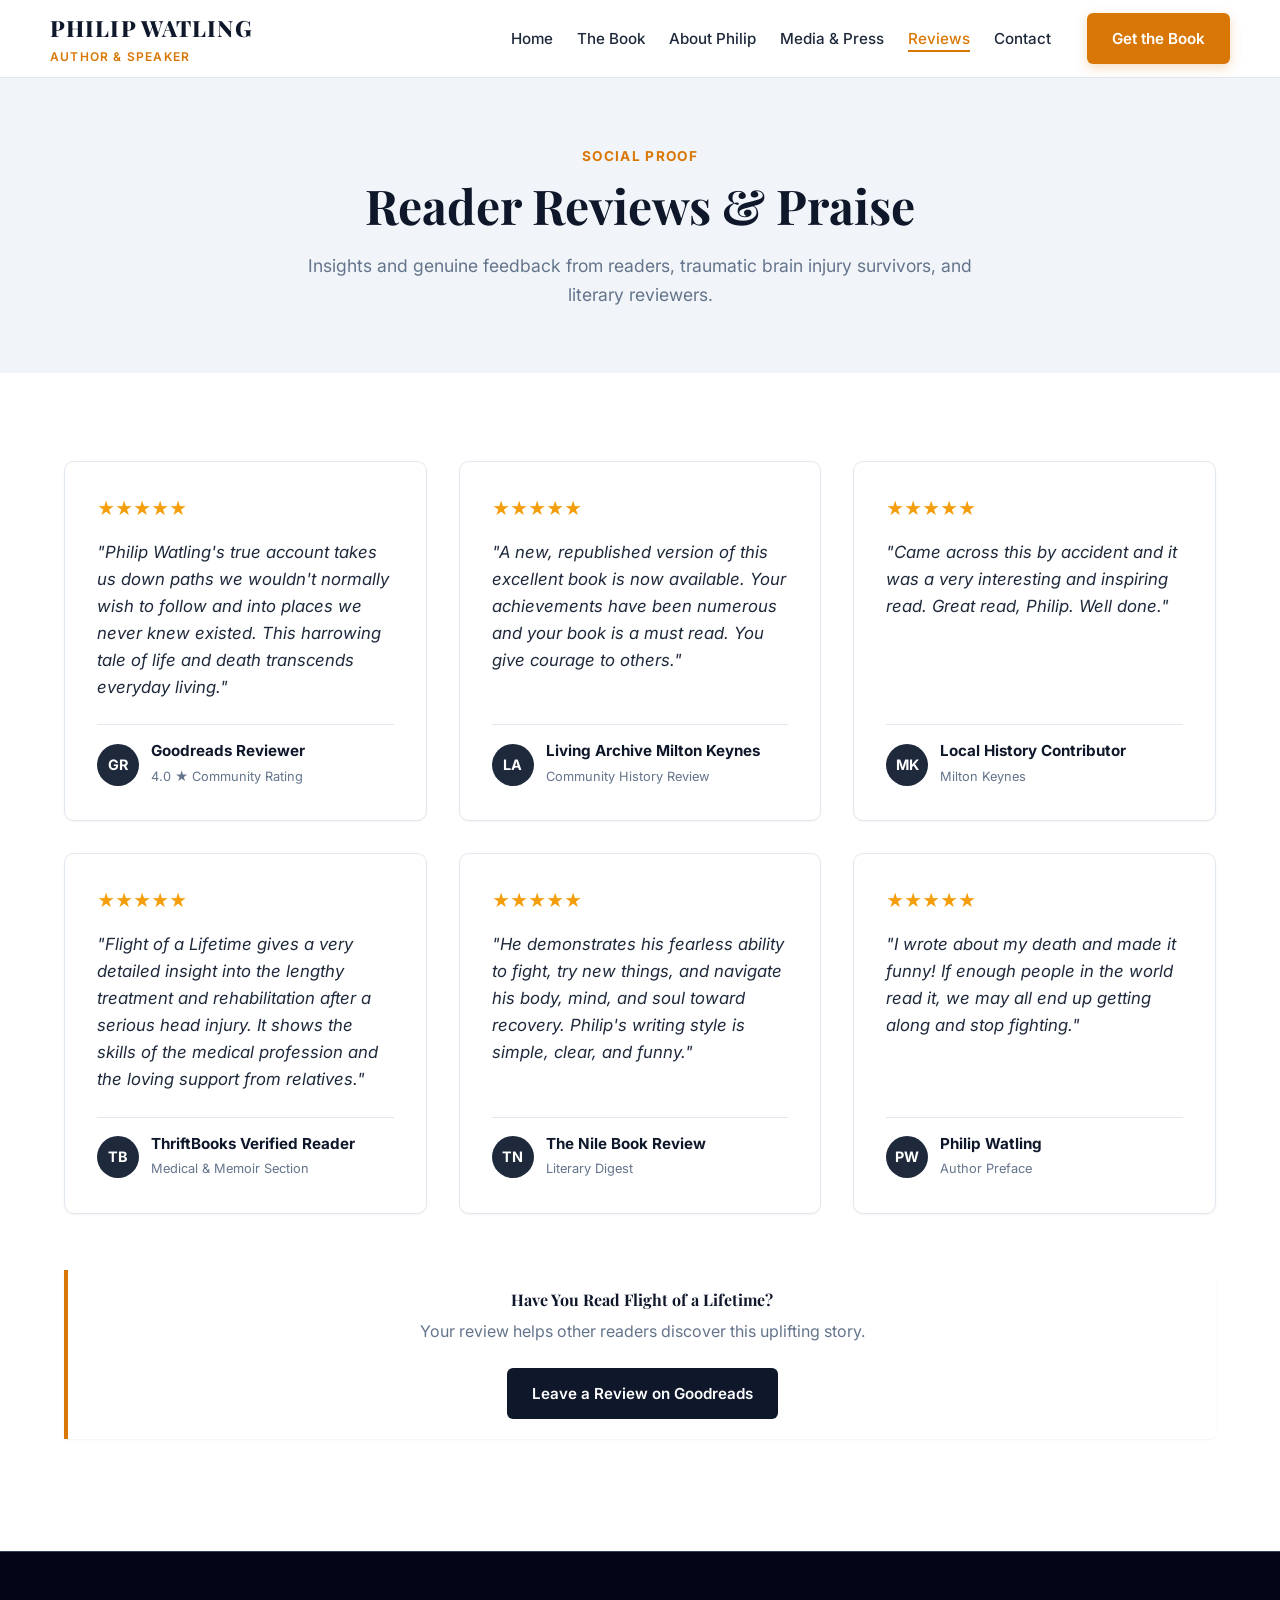
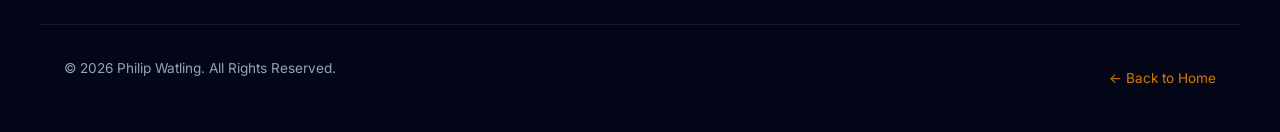
<file: reviews.html>
<!DOCTYPE html>
<html lang="en">
<head>
  <meta charset="UTF-8">
  <meta name="viewport" content="width=device-width, initial-scale=1.0">
  <title>Reviews &amp; Testimonials | Flight of a Lifetime</title>
  <meta name="description" content="Verified reviews, ratings, and reader acclaim for Flight of a Lifetime: Miracles Do Happen by Philip Watling.">
  <link rel="stylesheet" href="css/style.css">
  <link href="https://fonts.googleapis.com/css2?family=Inter:wght@300;400;500;600;700;800&family=Playfair+Display:ital,wght@0,600;0,700;0,800;1,400;1,600&display=swap" rel="stylesheet">
</head>
<body>
  <header class="site-header">
    <div class="container nav-wrap">
      <a href="index.html" class="site-brand">
        <span class="brand-title">Philip Watling</span>
        <span class="brand-subtitle">Author &amp; Speaker</span>
      </a>
      <nav class="main-nav">
        <ul class="nav-links">
          <li><a href="index.html" class="nav-link">Home</a></li>
          <li><a href="book.html" class="nav-link">The Book</a></li>
          <li><a href="about.html" class="nav-link">About Philip</a></li>
          <li><a href="media.html" class="nav-link">Media &amp; Press</a></li>
          <li><a href="reviews.html" class="nav-link active">Reviews</a></li>
          <li><a href="contact.html" class="nav-link">Contact</a></li>
        </ul>
        <div class="nav-cta">
          <a href="book.html#retailers" class="btn btn-primary">Get the Book</a>
        </div>
        <button class="mobile-toggle" aria-label="Toggle navigation">☰</button>
      </nav>
    </div>
  </header>

  <section class="section section-bg-slate" style="padding: 4rem 0;">
    <div class="container">
      <div class="section-header" style="margin-bottom: 0;">
        <span class="section-tag">Social Proof</span>
        <h1 class="section-title" style="font-size: 3rem;">Reader Reviews &amp; Praise</h1>
        <p class="section-desc">Insights and genuine feedback from readers, traumatic brain injury survivors, and literary reviewers.</p>
      </div>
    </div>
  </section>

  <section class="section">
    <div class="container">
      <div class="reviews-grid">
        <div class="review-card">
          <div>
            <div class="review-stars">★★★★★</div>
            <p class="review-quote">
              "Philip Watling's true account takes us down paths we wouldn't normally wish to follow and into places we never knew existed. This harrowing tale of life and death transcends everyday living."
            </p>
          </div>
          <div class="review-author">
            <div class="reviewer-avatar">GR</div>
            <div class="reviewer-info">
              <h5>Goodreads Reviewer</h5>
              <span>4.0 ★ Community Rating</span>
            </div>
          </div>
        </div>

        <div class="review-card">
          <div>
            <div class="review-stars">★★★★★</div>
            <p class="review-quote">
              "A new, republished version of this excellent book is now available. Your achievements have been numerous and your book is a must read. You give courage to others."
            </p>
          </div>
          <div class="review-author">
            <div class="reviewer-avatar">LA</div>
            <div class="reviewer-info">
              <h5>Living Archive Milton Keynes</h5>
              <span>Community History Review</span>
            </div>
          </div>
        </div>

        <div class="review-card">
          <div>
            <div class="review-stars">★★★★★</div>
            <p class="review-quote">
              "Came across this by accident and it was a very interesting and inspiring read. Great read, Philip. Well done."
            </p>
          </div>
          <div class="review-author">
            <div class="reviewer-avatar">MK</div>
            <div class="reviewer-info">
              <h5>Local History Contributor</h5>
              <span>Milton Keynes</span>
            </div>
          </div>
        </div>

        <div class="review-card">
          <div>
            <div class="review-stars">★★★★★</div>
            <p class="review-quote">
              "Flight of a Lifetime gives a very detailed insight into the lengthy treatment and rehabilitation after a serious head injury. It shows the skills of the medical profession and the loving support from relatives."
            </p>
          </div>
          <div class="review-author">
            <div class="reviewer-avatar">TB</div>
            <div class="reviewer-info">
              <h5>ThriftBooks Verified Reader</h5>
              <span>Medical &amp; Memoir Section</span>
            </div>
          </div>
        </div>

        <div class="review-card">
          <div>
            <div class="review-stars">★★★★★</div>
            <p class="review-quote">
              "He demonstrates his fearless ability to fight, try new things, and navigate his body, mind, and soul toward recovery. Philip's writing style is simple, clear, and funny."
            </p>
          </div>
          <div class="review-author">
            <div class="reviewer-avatar">TN</div>
            <div class="reviewer-info">
              <h5>The Nile Book Review</h5>
              <span>Literary Digest</span>
            </div>
          </div>
        </div>

        <div class="review-card">
          <div>
            <div class="review-stars">★★★★★</div>
            <p class="review-quote">
              "I wrote about my death and made it funny! If enough people in the world read it, we may all end up getting along and stop fighting."
            </p>
          </div>
          <div class="review-author">
            <div class="reviewer-avatar">PW</div>
            <div class="reviewer-info">
              <h5>Philip Watling</h5>
              <span>Author Preface</span>
            </div>
          </div>
        </div>
      </div>

      <div class="highlight-box" style="margin-top: 3.5rem; text-align: center;">
        <h4 style="margin-bottom: 0.5rem;">Have You Read Flight of a Lifetime?</h4>
        <p style="margin-bottom: 1.5rem; color: var(--text-muted); font-style: normal;">
          Your review helps other readers discover this uplifting story.
        </p>
        <a href="https://www.goodreads.com/book/show/7822923-flight-of-a-lifetime" target="_blank" rel="noopener" class="btn btn-secondary">Leave a Review on Goodreads</a>
      </div>
    </div>
  </section>

  <footer class="site-footer">
    <div class="container footer-bottom">
      <p>&copy; 2026 Philip Watling. All Rights Reserved.</p>
      <a href="index.html" style="color: var(--accent-gold);">&larr; Back to Home</a>
    </div>
  </footer>

  <script src="js/main.js"></script>
</body>
</html>
</file>
<file: css/style.css>
/* ==========================================================================
   Philip Watling - Official Author & Book Website Theme
   Crafted with modern responsive design, clean typography, & conversion focus
   ========================================================================== */

:root {
  --primary-navy: #0f172a;
  --primary-dark: #020617;
  --primary-light: #1e293b;
  --accent-gold: #d97706;
  --accent-gold-light: #f59e0b;
  --accent-gold-soft: #fef3c7;
  --accent-blue: #2563eb;
  --accent-blue-light: #3b82f6;
  --text-main: #1e293b;
  --text-muted: #64748b;
  --text-light: #94a3b8;
  --bg-white: #ffffff;
  --bg-light: #f8fafc;
  --bg-slate: #f1f5f9;
  --border-color: #e2e8f0;
  --border-dark: #334155;
  --shadow-sm: 0 1px 2px 0 rgba(0, 0, 0, 0.05);
  --shadow-md: 0 4px 6px -1px rgba(0, 0, 0, 0.1), 0 2px 4px -1px rgba(0, 0, 0, 0.06);
  --shadow-lg: 0 10px 15px -3px rgba(0, 0, 0, 0.1), 0 4px 6px -2px rgba(0, 0, 0, 0.05);
  --shadow-xl: 0 20px 25px -5px rgba(0, 0, 0, 0.1), 0 10px 10px -5px rgba(0, 0, 0, 0.04);
  --shadow-book: 0 20px 30px rgba(0, 0, 0, 0.25), 0 5px 15px rgba(0,0,0,0.15);
  --radius-sm: 6px;
  --radius-md: 10px;
  --radius-lg: 16px;
  --radius-full: 9999px;
  --font-serif: 'Playfair Display', Georgia, serif;
  --font-sans: 'Inter', -apple-system, BlinkMacSystemFont, 'Segoe UI', Roboto, sans-serif;
  --transition: all 0.3s cubic-bezier(0.4, 0, 0.2, 1);
}

* {
  margin: 0;
  padding: 0;
  box-sizing: border-box;
}

html {
  scroll-behavior: smooth;
  font-size: 16px;
}

body {
  font-family: var(--font-sans);
  color: var(--text-main);
  background-color: var(--bg-white);
  line-height: 1.65;
  overflow-x: hidden;
  -webkit-font-smoothing: antialiased;
}

h1, h2, h3, h4, h5, h6 {
  font-family: var(--font-serif);
  color: var(--primary-navy);
  line-height: 1.25;
  font-weight: 700;
}

p {
  margin-bottom: 1.25rem;
}

a {
  color: var(--accent-blue);
  text-decoration: none;
  transition: var(--transition);
}

a:hover {
  color: var(--accent-gold);
}

img {
  max-width: 100%;
  height: auto;
  display: block;
}

.container {
  width: 100%;
  max-width: 1200px;
  margin: 0 auto;
  padding: 0 1.5rem;
}

.container-narrow {
  max-width: 860px;
}

/* ==========================================================================
   Header & Navigation
   ========================================================================== */
.site-header {
  position: sticky;
  top: 0;
  z-index: 1000;
  background-color: rgba(255, 255, 255, 0.95);
  backdrop-filter: blur(10px);
  border-bottom: 1px solid var(--border-color);
  transition: var(--transition);
}

.site-header.scrolled {
  box-shadow: var(--shadow-md);
  background-color: rgba(255, 255, 255, 0.98);
}

.nav-wrap {
  display: flex;
  align-items: center;
  justify-content: space-between;
  padding: 10px;
}

.site-brand {
  display: flex;
  flex-direction: column;
}

.brand-title {
  font-family: var(--font-serif);
  font-size: 1.4rem;
  font-weight: 800;
  letter-spacing: 0.05em;
  color: var(--primary-navy);
  text-transform: uppercase;
}

.brand-subtitle {
  font-size: 0.75rem;
  font-weight: 600;
  letter-spacing: 0.1em;
  color: var(--accent-gold);
  text-transform: uppercase;
}

.main-nav {
  display: flex;
  align-items: center;
  gap: 1.75rem;
}

.nav-links {
  display: flex;
  list-style: none;
  gap: 1.5rem;
  align-items: center;
}

.nav-link {
  font-size: 0.95rem;
  font-weight: 500;
  color: var(--text-main);
  position: relative;
  padding: 0.25rem 0;
}

.nav-link::after {
  content: '';
  position: absolute;
  bottom: 0;
  left: 0;
  width: 0;
  height: 2px;
  background-color: var(--accent-gold);
  transition: var(--transition);
}

.nav-link:hover, .nav-link.active {
  color: var(--accent-gold);
}

.nav-link:hover::after, .nav-link.active::after {
  width: 100%;
}

.nav-cta {
  margin-left: 0.5rem;
}

.mobile-toggle {
  display: none;
  background: none;
  border: none;
  font-size: 1.5rem;
  color: var(--primary-navy);
  cursor: pointer;
  padding: 0.5rem;
}

/* ==========================================================================
   Buttons & Badges
   ========================================================================== */
.btn {
  display: inline-flex;
  align-items: center;
  justify-content: center;
  gap: 0.5rem;
  font-size: 0.95rem;
  font-weight: 600;
  padding: 0.75rem 1.5rem;
  border-radius: var(--radius-sm);
  cursor: pointer;
  transition: var(--transition);
  border: 1px solid transparent;
  text-align: center;
}

.btn-primary {
  background-color: var(--accent-gold);
  color: #ffffff;
  box-shadow: 0 4px 12px rgba(217, 119, 6, 0.25);
}

.btn-primary:hover {
  background-color: #b45309;
  color: #ffffff;
  transform: translateY(-2px);
  box-shadow: 0 6px 16px rgba(217, 119, 6, 0.35);
}

.btn-secondary {
  background-color: var(--primary-navy);
  color: #ffffff;
}

.btn-secondary:hover {
  background-color: var(--primary-light);
  color: #ffffff;
  transform: translateY(-2px);
}

.btn-outline {
  background-color: transparent;
  border-color: var(--border-color);
  color: var(--text-main);
}

.btn-outline:hover {
  border-color: var(--accent-gold);
  color: var(--accent-gold);
  background-color: var(--accent-gold-soft);
}

.btn-outline-white {
  background-color: transparent;
  border-color: rgba(255, 255, 255, 0.3);
  color: #ffffff;
}

.btn-outline-white:hover {
  background-color: rgba(255, 255, 255, 0.1);
  border-color: #ffffff;
  color: #ffffff;
}

.badge {
  display: inline-flex;
  align-items: center;
  gap: 0.35rem;
  font-size: 0.8rem;
  font-weight: 700;
  padding: 0.35rem 0.85rem;
  border-radius: var(--radius-full);
  text-transform: uppercase;
  letter-spacing: 0.05em;
}

.badge-gold {
  background-color: var(--accent-gold-soft);
  color: #92400e;
  border: 1px solid rgba(217, 119, 6, 0.2);
}

.badge-navy {
  background-color: var(--primary-navy);
  color: #ffffff;
}

/* ==========================================================================
   Hero Section
   ========================================================================== */
.hero-section {
  position: relative;
  background: linear-gradient(135deg, #0b1329 0%, #1e293b 100%);
  color: #ffffff;
  padding: 5rem 0 6rem 0;
  overflow: hidden;
}

.hero-section::before {
  content: '';
  position: absolute;
  top: 0;
  right: 0;
  width: 50%;
  height: 100%;
  background: radial-gradient(circle at 70% 30%, rgba(217, 119, 6, 0.15) 0%, transparent 60%);
  pointer-events: none;
}

.hero-grid {
  display: grid;
  grid-template-columns: 1.15fr 0.85fr;
  gap: 3.5rem;
  align-items: center;
  position: relative;
  z-index: 2;
}

.hero-content .badge {
  margin-bottom: 1.25rem;
}

.hero-title {
  font-size: 3.25rem;
  color: #ffffff;
  margin-bottom: 1rem;
  letter-spacing: -0.02em;
}

.hero-subtitle {
  font-size: 1.35rem;
  color: #cbd5e1;
  font-weight: 400;
  font-style: italic;
  margin-bottom: 1.5rem;
  line-height: 1.4;
}

.hero-desc {
  font-size: 1.1rem;
  color: #94a3b8;
  margin-bottom: 2rem;
  max-width: 580px;
}

.hero-actions {
  display: flex;
  flex-wrap: wrap;
  gap: 1rem;
  margin-bottom: 2.5rem;
}

.hero-social-proof {
  display: flex;
  align-items: center;
  gap: 1.5rem;
  padding-top: 1.5rem;
  border-top: 1px solid rgba(255, 255, 255, 0.1);
}

.proof-item {
  display: flex;
  flex-direction: column;
}

.proof-number {
  font-size: 1.25rem;
  font-weight: 800;
  color: var(--accent-gold-light);
  font-family: var(--font-sans);
}

.proof-label {
  font-size: 0.8rem;
  color: #94a3b8;
}

/* 3D Book Showcase Mockup */
.book-mockup-wrapper {
  display: flex;
  justify-content: center;
  align-items: center;
  perspective: 1200px;
}

.book-card-3d {
  position: relative;
  width: 280px;
  height: 420px;
  background: linear-gradient(135deg, #1e293b 0%, #0f172a 100%);
  border-radius: 8px 16px 16px 8px;
  box-shadow: 
    -15px 0 30px rgba(0, 0, 0, 0.5),
    20px 20px 40px rgba(0, 0, 0, 0.4),
    inset 4px 0 8px rgba(255, 255, 255, 0.2);
  transform: rotateY(-18deg) rotateX(8deg);
  transition: transform 0.5s ease;
  border: 1px solid rgba(255, 255, 255, 0.15);
  display: flex;
  flex-direction: column;
  justify-content: space-between;
  padding: 2rem 1.75rem;
  color: #ffffff;
  text-align: center;
}

.book-card-3d:hover {
  transform: rotateY(-5deg) rotateX(2deg) translateY(-8px);
}

.book-spine-effect {
  position: absolute;
  left: 0;
  top: 0;
  bottom: 0;
  width: 14px;
  background: linear-gradient(to right, rgba(0,0,0,0.6), rgba(255,255,255,0.1), rgba(0,0,0,0.4));
  border-radius: 8px 0 0 8px;
}

.book-tag {
  font-size: 0.75rem;
  letter-spacing: 0.15em;
  text-transform: uppercase;
  color: var(--accent-gold-light);
  font-weight: 700;
}

.book-main-title {
  font-size: 1.85rem;
  line-height: 1.15;
  color: #ffffff;
  margin: 1rem 0 0.5rem 0;
  font-family: var(--font-serif);
}

.book-sub-title {
  font-size: 0.95rem;
  color: #cbd5e1;
  font-style: italic;
}

.book-author-name {
  font-size: 1.1rem;
  font-weight: 700;
  letter-spacing: 0.08em;
  text-transform: uppercase;
  color: var(--accent-gold);
  border-top: 1px solid rgba(255, 255, 255, 0.2);
  padding-top: 1rem;
}

/* ==========================================================================
   Section Layouts & Components
   ========================================================================== */
.section {
  padding: 5.5rem 0;
}

.section-bg-light {
  background-color: var(--bg-light);
}

.section-bg-slate {
  background-color: var(--bg-slate);
}

.section-bg-dark {
  background-color: var(--primary-navy);
  color: #ffffff;
}

.section-header {
  text-align: center;
  margin-bottom: 3.5rem;
}

.section-tag {
  display: inline-block;
  font-size: 0.85rem;
  font-weight: 700;
  color: var(--accent-gold);
  text-transform: uppercase;
  letter-spacing: 0.1em;
  margin-bottom: 0.5rem;
}

.section-title {
  font-size: 2.5rem;
  margin-bottom: 1rem;
}

.section-bg-dark .section-title {
  color: #ffffff;
}

.section-desc {
  font-size: 1.1rem;
  color: var(--text-muted);
  max-width: 680px;
  margin: 0 auto;
}

.section-bg-dark .section-desc {
  color: #94a3b8;
}

/* ==========================================================================
   Book Details Section
   ========================================================================== */
.book-overview-grid {
  display: grid;
  grid-template-columns: 1fr 1fr;
  gap: 3.5rem;
  align-items: center;
}

.retailer-card-grid {
  display: grid;
  grid-template-columns: repeat(auto-fit, minmax(180px, 1fr));
  gap: 1rem;
  margin-top: 2rem;
}

.retailer-box {
  background: var(--bg-white);
  border: 1px solid var(--border-color);
  padding: 1.25rem;
  border-radius: var(--radius-md);
  text-align: center;
  transition: var(--transition);
  display: flex;
  flex-direction: column;
  align-items: center;
  justify-content: center;
}

.retailer-box:hover {
  border-color: var(--accent-gold);
  box-shadow: var(--shadow-md);
  transform: translateY(-3px);
}

.retailer-name {
  font-weight: 700;
  font-size: 1.05rem;
  color: var(--primary-navy);
  margin-bottom: 0.25rem;
}

.retailer-format {
  font-size: 0.8rem;
  color: var(--text-muted);
  margin-bottom: 0.75rem;
}

.features-list {
  list-style: none;
  margin: 1.5rem 0;
}

.feature-item {
  display: flex;
  align-items: flex-start;
  gap: 0.75rem;
  margin-bottom: 1rem;
}

.feature-icon {
  width: 24px;
  height: 24px;
  background-color: var(--accent-gold-soft);
  color: var(--accent-gold);
  border-radius: 50%;
  display: flex;
  align-items: center;
  justify-content: center;
  font-weight: bold;
  font-size: 0.85rem;
  flex-shrink: 0;
  margin-top: 2px;
}

/* ==========================================================================
   About Author Section
   ========================================================================== */
.author-grid {
  display: grid;
  grid-template-columns: 0.9fr 1.1fr;
  gap: 3.5rem;
  align-items: center;
}

.author-image-card {
  position: relative;
  background: linear-gradient(135deg, #1e293b 0%, #0f172a 100%);
  border-radius: var(--radius-lg);
  padding: 2.5rem;
  color: #ffffff;
  box-shadow: var(--shadow-xl);
  border: 1px solid rgba(255, 255, 255, 0.1);
  text-align: center;
}

.author-avatar-placeholder {
  width: 140px;
  height: 140px;
  background: linear-gradient(135deg, var(--accent-gold) 0%, #92400e 100%);
  border-radius: 50%;
  margin: 0 auto 1.5rem auto;
  display: flex;
  align-items: center;
  justify-content: center;
  font-size: 3rem;
  font-family: var(--font-serif);
  color: #ffffff;
  box-shadow: var(--shadow-md);
  border: 4px solid rgba(255, 255, 255, 0.2);
}

.author-badges {
  display: flex;
  flex-wrap: wrap;
  justify-content: center;
  gap: 0.5rem;
  margin-top: 1.5rem;
}

.highlight-box {
  background: var(--bg-white);
  border-left: 4px solid var(--accent-gold);
  padding: 1.25rem 1.5rem;
  border-radius: 0 var(--radius-sm) var(--radius-sm) 0;
  margin: 1.5rem 0;
  box-shadow: var(--shadow-sm);
}

.highlight-box p {
  margin-bottom: 0;
  font-style: italic;
  color: var(--text-main);
}

.passions-grid {
  display: grid;
  grid-template-columns: repeat(auto-fit, minmax(140px, 1fr));
  gap: 1rem;
  margin-top: 1.5rem;
}

.passion-card {
  background-color: var(--bg-light);
  padding: 1rem;
  border-radius: var(--radius-sm);
  border: 1px solid var(--border-color);
  font-size: 0.9rem;
}

.passion-card strong {
  display: block;
  color: var(--primary-navy);
  margin-bottom: 0.25rem;
}

/* ==========================================================================
   Media & Press Section
   ========================================================================== */
.media-grid {
  display: grid;
  grid-template-columns: repeat(auto-fit, minmax(320px, 1fr));
  gap: 2rem;
}

.media-card {
  background: var(--bg-white);
  border-radius: var(--radius-md);
  border: 1px solid var(--border-color);
  overflow: hidden;
  box-shadow: var(--shadow-sm);
  transition: var(--transition);
  display: flex;
  flex-direction: column;
}

.media-card:hover {
  box-shadow: var(--shadow-lg);
  transform: translateY(-4px);
  border-color: var(--accent-gold);
}

.media-thumbnail {
  height: 200px;
  background: linear-gradient(135deg, #1e293b 0%, #334155 100%);
  display: flex;
  flex-direction: column;
  align-items: center;
  justify-content: center;
  color: #ffffff;
  position: relative;
  padding: 1.5rem;
  text-align: center;
}

.play-badge {
  width: 50px;
  height: 50px;
  background-color: var(--accent-gold);
  border-radius: 50%;
  display: flex;
  align-items: center;
  justify-content: center;
  font-size: 1.25rem;
  color: #ffffff;
  margin-bottom: 0.75rem;
  box-shadow: 0 4px 12px rgba(217, 119, 6, 0.4);
}

.media-body {
  padding: 1.5rem;
  flex-grow: 1;
  display: flex;
  flex-direction: column;
}

.media-tag {
  font-size: 0.75rem;
  font-weight: 700;
  text-transform: uppercase;
  color: var(--accent-gold);
  margin-bottom: 0.5rem;
}

.media-title {
  font-size: 1.25rem;
  margin-bottom: 0.75rem;
}

.media-desc {
  font-size: 0.95rem;
  color: var(--text-muted);
  flex-grow: 1;
}

/* Press Kit Download Card */
.press-banner {
  background: linear-gradient(135deg, #0f172a 0%, #1e293b 100%);
  border-radius: var(--radius-lg);
  padding: 3rem;
  color: #ffffff;
  display: flex;
  align-items: center;
  justify-content: space-between;
  flex-wrap: wrap;
  gap: 2rem;
  margin-top: 3.5rem;
}

.press-banner h3 {
  color: #ffffff;
  font-size: 1.85rem;
  margin-bottom: 0.5rem;
}

.press-banner p {
  color: #94a3b8;
  margin-bottom: 0;
  max-width: 550px;
}

/* ==========================================================================
   Reviews & Testimonials
   ========================================================================== */
.reviews-grid {
  display: grid;
  grid-template-columns: repeat(auto-fit, minmax(320px, 1fr));
  gap: 2rem;
}

.review-card {
  background-color: var(--bg-white);
  border-radius: var(--radius-md);
  border: 1px solid var(--border-color);
  padding: 2rem;
  box-shadow: var(--shadow-sm);
  transition: var(--transition);
  display: flex;
  flex-direction: column;
  justify-content: space-between;
}

.review-card:hover {
  box-shadow: var(--shadow-md);
  border-color: var(--accent-gold);
}

.review-stars {
  color: #f59e0b;
  font-size: 1.1rem;
  margin-bottom: 1rem;
}

.review-quote {
  font-size: 1.05rem;
  font-style: italic;
  color: var(--text-main);
  margin-bottom: 1.5rem;
  line-height: 1.6;
}

.review-author {
  display: flex;
  align-items: center;
  gap: 0.75rem;
  border-top: 1px solid var(--border-color);
  padding-top: 1rem;
}

.reviewer-avatar {
  width: 42px;
  height: 42px;
  background-color: var(--primary-light);
  color: #ffffff;
  border-radius: 50%;
  display: flex;
  align-items: center;
  justify-content: center;
  font-weight: 700;
  font-size: 0.9rem;
}

.reviewer-info h5 {
  font-family: var(--font-sans);
  font-size: 0.95rem;
  font-weight: 700;
  margin-bottom: 0.1rem;
}

.reviewer-info span {
  font-size: 0.8rem;
  color: var(--text-muted);
}

/* ==========================================================================
   Lead Capture & Newsletter
   ========================================================================== */
.newsletter-section {
  background: linear-gradient(135deg, #1e293b 0%, #0f172a 100%);
  color: #ffffff;
  padding: 4.5rem 0;
  text-align: center;
}

.newsletter-box {
  max-width: 650px;
  margin: 0 auto;
}

.newsletter-box h2 {
  color: #ffffff;
  font-size: 2.25rem;
  margin-bottom: 1rem;
}

.newsletter-box p {
  color: #94a3b8;
  font-size: 1.05rem;
  margin-bottom: 2rem;
}

.newsletter-form {
  display: flex;
  gap: 0.75rem;
  max-width: 500px;
  margin: 0 auto;
}

.newsletter-input {
  flex-grow: 1;
  padding: 0.85rem 1.25rem;
  border-radius: var(--radius-sm);
  border: 1px solid rgba(255, 255, 255, 0.2);
  background-color: rgba(255, 255, 255, 0.08);
  color: #ffffff;
  font-size: 1rem;
  font-family: var(--font-sans);
}

.newsletter-input:focus {
  outline: none;
  border-color: var(--accent-gold);
  background-color: rgba(255, 255, 255, 0.15);
}

.newsletter-disclaimer {
  font-size: 0.8rem;
  color: #64748b;
  margin-top: 0.75rem;
}

/* ==========================================================================
   Contact & Booking Section
   ========================================================================== */
.contact-grid {
  display: grid;
  grid-template-columns: 1fr 1.2fr;
  gap: 3.5rem;
}

.contact-info-card {
  background-color: var(--bg-light);
  padding: 2.5rem;
  border-radius: var(--radius-md);
  border: 1px solid var(--border-color);
}

.contact-item {
  display: flex;
  gap: 1rem;
  margin-bottom: 1.75rem;
}

.contact-icon {
  width: 44px;
  height: 44px;
  background-color: var(--accent-gold-soft);
  color: var(--accent-gold);
  border-radius: var(--radius-sm);
  display: flex;
  align-items: center;
  justify-content: center;
  font-size: 1.2rem;
  flex-shrink: 0;
}

.contact-form {
  background: var(--bg-white);
  padding: 2.5rem;
  border-radius: var(--radius-md);
  border: 1px solid var(--border-color);
  box-shadow: var(--shadow-sm);
}

.form-group {
  margin-bottom: 1.5rem;
}

.form-label {
  display: block;
  font-size: 0.9rem;
  font-weight: 600;
  color: var(--primary-navy);
  margin-bottom: 0.5rem;
}

.form-control {
  width: 100%;
  padding: 0.8rem 1rem;
  border-radius: var(--radius-sm);
  border: 1px solid var(--border-color);
  font-family: var(--font-sans);
  font-size: 0.95rem;
  transition: var(--transition);
}

.form-control:focus {
  outline: none;
  border-color: var(--accent-blue);
  box-shadow: 0 0 0 3px rgba(37, 99, 235, 0.1);
}

textarea.form-control {
  resize: vertical;
  min-height: 130px;
}

/* ==========================================================================
   Footer
   ========================================================================== */
.site-footer {
  background-color: var(--primary-dark);
  color: #94a3b8;
  padding: 4.5rem 0 2rem 0;
  border-top: 1px solid var(--border-dark);
}

.footer-grid {
  display: grid;
  grid-template-columns: 1.5fr 1fr 1fr 1fr;
  gap: 3rem;
  margin-bottom: 3.5rem;
}

.footer-brand .brand-title {
  color: #ffffff;
}

.footer-brand p {
  margin-top: 1rem;
  font-size: 0.9rem;
  line-height: 1.6;
}

.footer-heading {
  font-family: var(--font-sans);
  font-size: 1rem;
  font-weight: 700;
  color: #ffffff;
  text-transform: uppercase;
  letter-spacing: 0.08em;
  margin-bottom: 1.25rem;
}

.footer-links {
  list-style: none;
}

.footer-links li {
  margin-bottom: 0.75rem;
}

.footer-links a {
  color: #94a3b8;
  font-size: 0.9rem;
}

.footer-links a:hover {
  color: var(--accent-gold);
  padding-left: 4px;
}

.footer-bottom {
  border-top: 1px solid rgba(255, 255, 255, 0.08);
  padding-top: 2rem;
  display: flex;
  justify-content: space-between;
  align-items: center;
  flex-wrap: wrap;
  gap: 1rem;
  font-size: 0.85rem;
}

/* ==========================================================================
   Interactive Modals & Toast Alerts
   ========================================================================== */
.modal-overlay {
  position: fixed;
  top: 0;
  left: 0;
  width: 100%;
  height: 100%;
  background-color: rgba(2, 6, 23, 0.85);
  backdrop-filter: blur(5px);
  z-index: 2000;
  display: none;
  align-items: center;
  justify-content: center;
  padding: 1.5rem;
}

.modal-overlay.active {
  display: flex;
}

.modal-content {
  background-color: var(--bg-white);
  width: 100%;
  max-width: 760px;
  max-height: 85vh;
  border-radius: var(--radius-md);
  overflow-y: auto;
  padding: 2.5rem;
  position: relative;
  box-shadow: var(--shadow-xl);
}

.modal-close-btn {
  position: absolute;
  top: 1.25rem;
  right: 1.25rem;
  background: none;
  border: none;
  font-size: 1.75rem;
  color: var(--text-muted);
  cursor: pointer;
  line-height: 1;
}

.modal-close-btn:hover {
  color: var(--primary-navy);
}

.toast-notification {
  position: fixed;
  bottom: 2rem;
  right: 2rem;
  background-color: var(--primary-navy);
  color: #ffffff;
  padding: 1rem 1.5rem;
  border-radius: var(--radius-sm);
  box-shadow: var(--shadow-lg);
  border-left: 4px solid var(--accent-gold);
  z-index: 3000;
  transform: translateY(100px);
  opacity: 0;
  transition: all 0.3s ease;
}

.toast-notification.show {
  transform: translateY(0);
  opacity: 1;
}

/* ==========================================================================
   Responsive Breakpoints
   ========================================================================== */
@media (max-width: 992px) {
  .hero-grid,
  .book-overview-grid,
  .author-grid,
  .contact-grid {
    grid-template-columns: 1fr;
    gap: 3rem;
  }
  
  .hero-title {
    font-size: 2.75rem;
  }
  
  .footer-grid {
    grid-template-columns: 1fr 1fr;
  }
}

@media (max-width: 768px) {
  .brand-title {
    font-size: 1.25rem;
  }
  .nav-links {
    position: fixed;
    top: 76px;
    left: 0;
    width: 100%;
    background-color: var(--bg-white);
    flex-direction: column;
    padding: 2rem;
    gap: 1.25rem;
    border-bottom: 1px solid var(--border-color);
    box-shadow: var(--shadow-lg);
    display: none;
  }
  
  .nav-links.active {
    display: flex;
    margin-top: 2rem;
  }
  
  .mobile-toggle {
    display: block;
  }
  
  .hero-title {
    font-size: 2.25rem;
  }
  
  .section-title {
    font-size: 2rem;
  }
  
  .press-banner {
    flex-direction: column;
    align-items: flex-start;
  }
  
  .newsletter-form {
    flex-direction: column;
  }
  
  .footer-grid {
    grid-template-columns: 1fr;
  }
}
</file>
